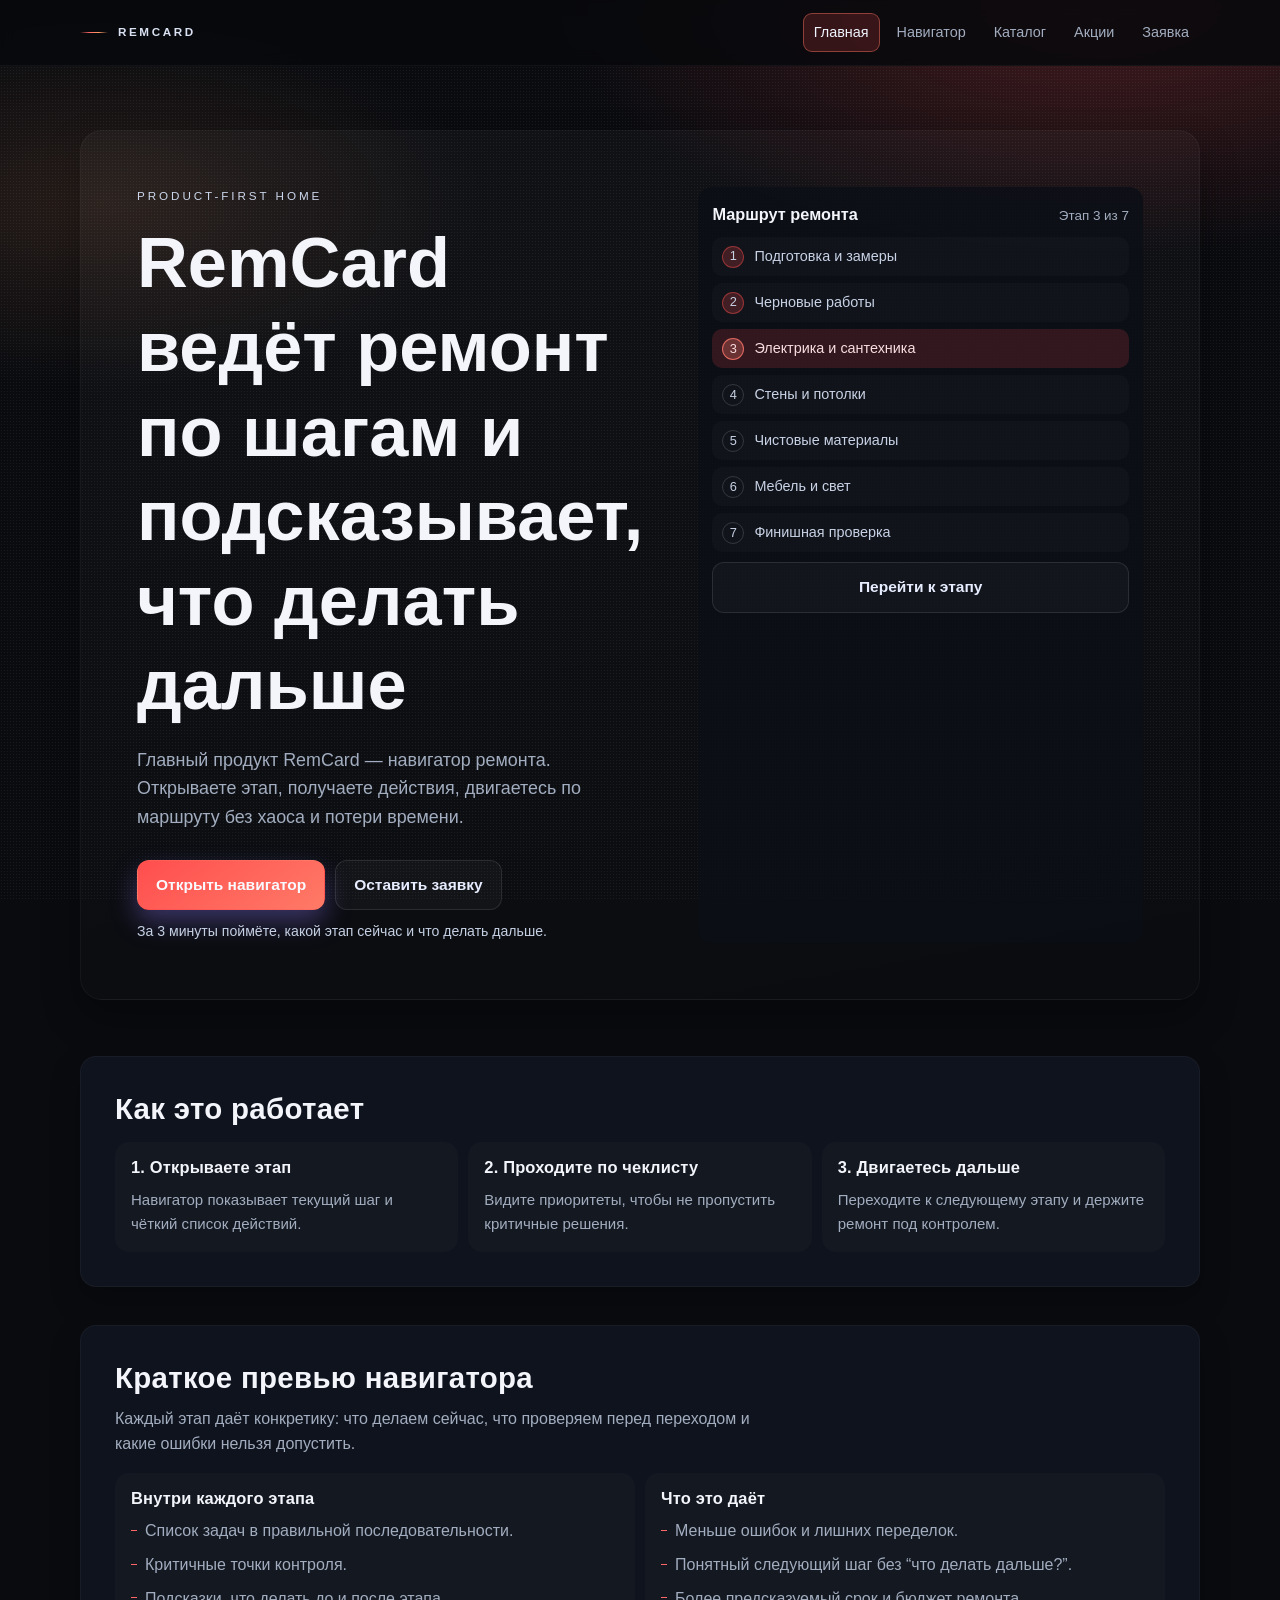
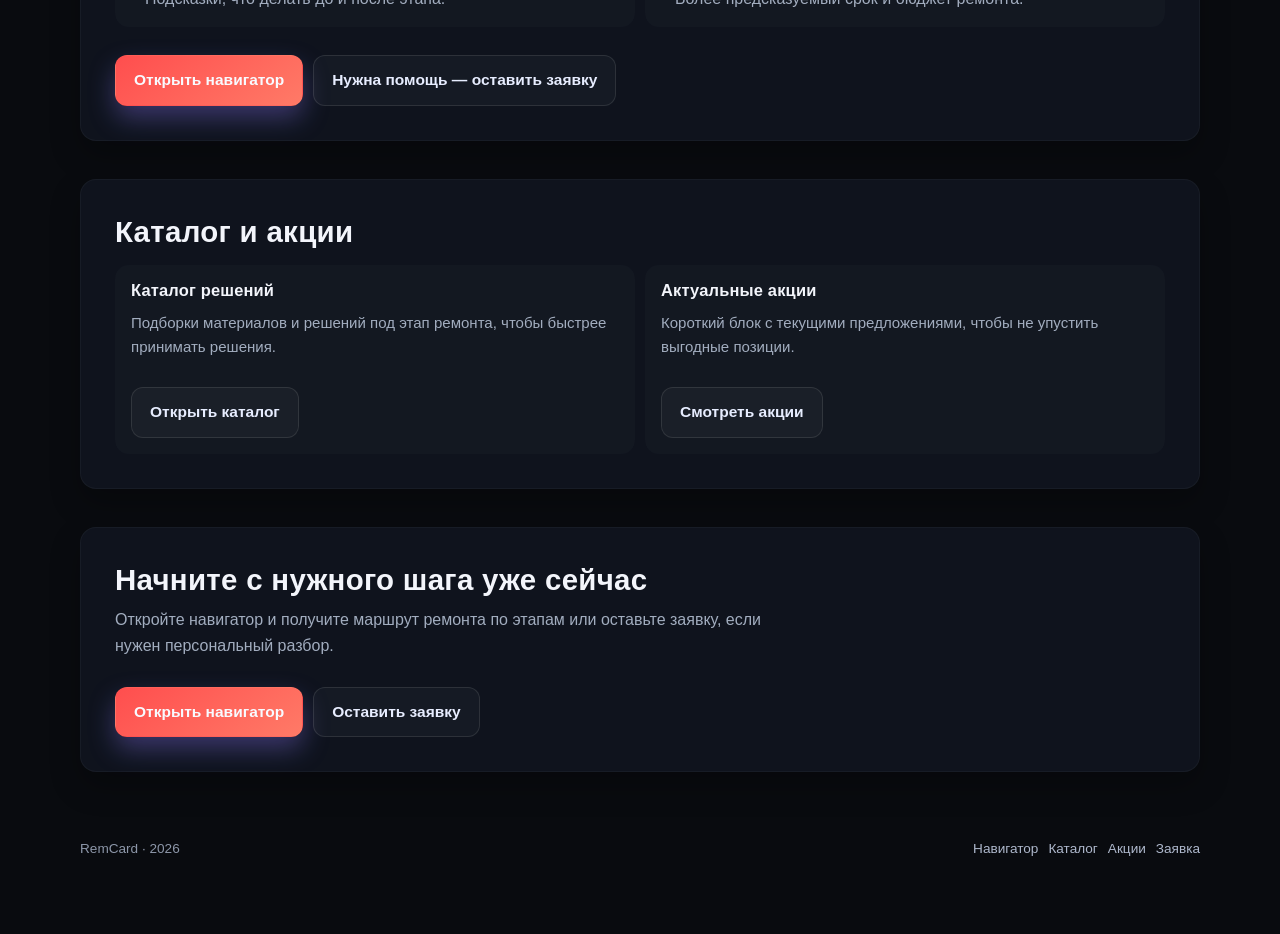
<file: index.html>
<!DOCTYPE html>
<html lang="ru">
<head>
  <meta charset="UTF-8" />
  <meta name="viewport" content="width=device-width, initial-scale=1.0" />
  <title>RemCard — навигатор ремонта по шагам</title>
  <meta
    name="description"
    content="RemCard — навигатор ремонта: пошаговый маршрут, понятные действия и контроль процесса. Откройте навигатор или оставьте заявку."
  />
  <meta
    name="keywords"
    content="remcard, навигатор ремонта, ремонт по шагам, план ремонта квартиры, каталог для ремонта, акции на ремонт"
  />
  <meta name="robots" content="index,follow,max-snippet:-1,max-image-preview:large,max-video-preview:-1" />
  <link rel="canonical" href="https://karenavedikyan.github.io/sergey1/" />

  <meta property="og:type" content="website" />
  <meta property="og:locale" content="ru_RU" />
  <meta property="og:title" content="RemCard — навигатор ремонта по шагам" />
  <meta
    property="og:description"
    content="Главный продукт RemCard — навигатор ремонта. Поймите, что делать дальше на каждом этапе: от черновых работ до финиша."
  />
  <meta property="og:url" content="https://karenavedikyan.github.io/sergey1/" />
  <meta property="og:image" content="https://karenavedikyan.github.io/sergey1/assets/og-cover.svg" />

  <meta name="twitter:card" content="summary_large_image" />
  <meta name="twitter:title" content="RemCard — навигатор ремонта по шагам" />
  <meta
    name="twitter:description"
    content="Откройте навигатор ремонта и двигайтесь по шагам без хаоса."
  />
  <meta name="twitter:image" content="https://karenavedikyan.github.io/sergey1/assets/og-cover.svg" />

  <link rel="stylesheet" href="assets/styles.css" />
  <script type="application/ld+json">
    {
      "@context": "https://schema.org",
      "@type": "Organization",
      "name": "RemCard",
      "url": "https://karenavedikyan.github.io/sergey1/",
      "telephone": "+7 918 636 00 11",
      "sameAs": [
        "https://wa.me/79186360011",
        "https://t.me/+79186360011"
      ]
    }
  </script>
</head>
<body class="home-remcard">
  <a class="skip-link" href="#content">Перейти к контенту</a>
  <div class="site">
    <header class="site-header">
      <div class="container">
        <a class="brand" href="index.html">RemCard</a>
        <nav class="nav" aria-label="Основная навигация">
          <a class="nav-link active" href="index.html">Главная</a>
          <a class="nav-link" href="advantages.html">Навигатор</a>
          <a class="nav-link" href="cases.html">Каталог</a>
          <a class="nav-link" href="reviews.html">Акции</a>
          <a class="nav-link" href="apply.html">Заявка</a>
        </nav>
      </div>
    </header>

    <main id="content">
      <section class="hero remcard-hero">
        <div class="container">
          <div class="hero-shell remcard-hero-grid" data-reveal>
            <div>
              <p class="kicker">Product-first Home</p>
              <h1>RemCard ведёт ремонт по шагам и подсказывает, что делать дальше</h1>
              <p class="lead">
                Главный продукт RemCard — навигатор ремонта. Открываете этап, получаете действия, двигаетесь по маршруту
                без хаоса и потери времени.
              </p>
              <div class="hero-actions">
                <a class="btn btn-primary" href="#navigator-preview">Открыть навигатор</a>
                <a class="btn btn-ghost" href="apply.html">Оставить заявку</a>
              </div>
              <p class="hero-note">За 3 минуты поймёте, какой этап сейчас и что делать дальше.</p>
            </div>

            <aside class="navigator-preview" aria-label="Превью маршрута ремонта">
              <div class="nav-preview-head">
                <strong>Маршрут ремонта</strong>
                <span>Этап 3 из 7</span>
              </div>
              <ol class="route-list">
                <li class="done"><span>1</span><span>Подготовка и замеры</span></li>
                <li class="done"><span>2</span><span>Черновые работы</span></li>
                <li class="current"><span>3</span><span>Электрика и сантехника</span></li>
                <li><span>4</span><span>Стены и потолки</span></li>
                <li><span>5</span><span>Чистовые материалы</span></li>
                <li><span>6</span><span>Мебель и свет</span></li>
                <li><span>7</span><span>Финишная проверка</span></li>
              </ol>
              <a class="btn btn-ghost route-btn" href="advantages.html">Перейти к этапу</a>
            </aside>
          </div>
        </div>
      </section>

      <section class="section remcard-section">
        <div class="container">
          <div class="section-shell" data-reveal>
            <div class="section-head">
              <h2 class="section-title">Как это работает</h2>
            </div>
            <div class="grid-3 remcard-mini-grid">
              <article class="card remcard-mini-card">
                <h3>1. Открываете этап</h3>
                <p>Навигатор показывает текущий шаг и чёткий список действий.</p>
              </article>
              <article class="card remcard-mini-card">
                <h3>2. Проходите по чеклисту</h3>
                <p>Видите приоритеты, чтобы не пропустить критичные решения.</p>
              </article>
              <article class="card remcard-mini-card">
                <h3>3. Двигаетесь дальше</h3>
                <p>Переходите к следующему этапу и держите ремонт под контролем.</p>
              </article>
            </div>
          </div>
        </div>
      </section>

      <section class="section remcard-section" id="navigator-preview">
        <div class="container">
          <div class="section-shell" data-reveal>
            <div class="section-head">
              <h2 class="section-title">Краткое превью навигатора</h2>
              <p class="section-copy">
                Каждый этап даёт конкретику: что делаем сейчас, что проверяем перед переходом и какие ошибки нельзя
                допустить.
              </p>
            </div>
            <div class="grid-2 remcard-preview-grid">
              <article class="card remcard-mini-card">
                <h3>Внутри каждого этапа</h3>
                <ul class="list">
                  <li>Список задач в правильной последовательности.</li>
                  <li>Критичные точки контроля.</li>
                  <li>Подсказки, что делать до и после этапа.</li>
                </ul>
              </article>
              <article class="card remcard-mini-card">
                <h3>Что это даёт</h3>
                <ul class="list">
                  <li>Меньше ошибок и лишних переделок.</li>
                  <li>Понятный следующий шаг без “что делать дальше?”.</li>
                  <li>Более предсказуемый срок и бюджет ремонта.</li>
                </ul>
              </article>
            </div>
            <div class="hero-actions">
              <a class="btn btn-primary" href="advantages.html">Открыть навигатор</a>
              <a class="btn btn-ghost" href="apply.html">Нужна помощь — оставить заявку</a>
            </div>
          </div>
        </div>
      </section>

      <section class="section remcard-section">
        <div class="container">
          <div class="section-shell" data-reveal>
            <div class="section-head">
              <h2 class="section-title">Каталог и акции</h2>
            </div>
            <div class="grid-2 remcard-preview-grid">
              <article class="card remcard-mini-card">
                <h3>Каталог решений</h3>
                <p>Подборки материалов и решений под этап ремонта, чтобы быстрее принимать решения.</p>
                <div class="hero-actions">
                  <a class="btn btn-ghost" href="cases.html">Открыть каталог</a>
                </div>
              </article>
              <article class="card remcard-mini-card">
                <h3>Актуальные акции</h3>
                <p>Короткий блок с текущими предложениями, чтобы не упустить выгодные позиции.</p>
                <div class="hero-actions">
                  <a class="btn btn-ghost" href="reviews.html">Смотреть акции</a>
                </div>
              </article>
            </div>
          </div>
        </div>
      </section>

      <section class="section remcard-section remcard-final">
        <div class="container">
          <div class="section-shell" data-reveal>
            <div class="section-head">
              <h2 class="section-title">Начните с нужного шага уже сейчас</h2>
              <p class="section-copy">
                Откройте навигатор и получите маршрут ремонта по этапам или оставьте заявку, если нужен персональный разбор.
              </p>
            </div>
            <div class="hero-actions">
              <a class="btn btn-primary" href="advantages.html">Открыть навигатор</a>
              <a class="btn btn-ghost" href="apply.html">Оставить заявку</a>
            </div>
          </div>
        </div>
      </section>
    </main>

    <footer class="footer">
      <div class="container footer-grid">
        <span>RemCard · <span class="js-year">2026</span></span>
        <nav class="footer-links" aria-label="Дополнительная навигация">
          <a href="advantages.html">Навигатор</a>
          <a href="cases.html">Каталог</a>
          <a href="reviews.html">Акции</a>
          <a href="apply.html">Заявка</a>
        </nav>
      </div>
    </footer>

    <div class="mobile-cta">
      <a class="btn btn-primary" href="advantages.html">Открыть навигатор</a>
    </div>
  </div>

  <script src="assets/site.js"></script>
</body>
</html>
</file>
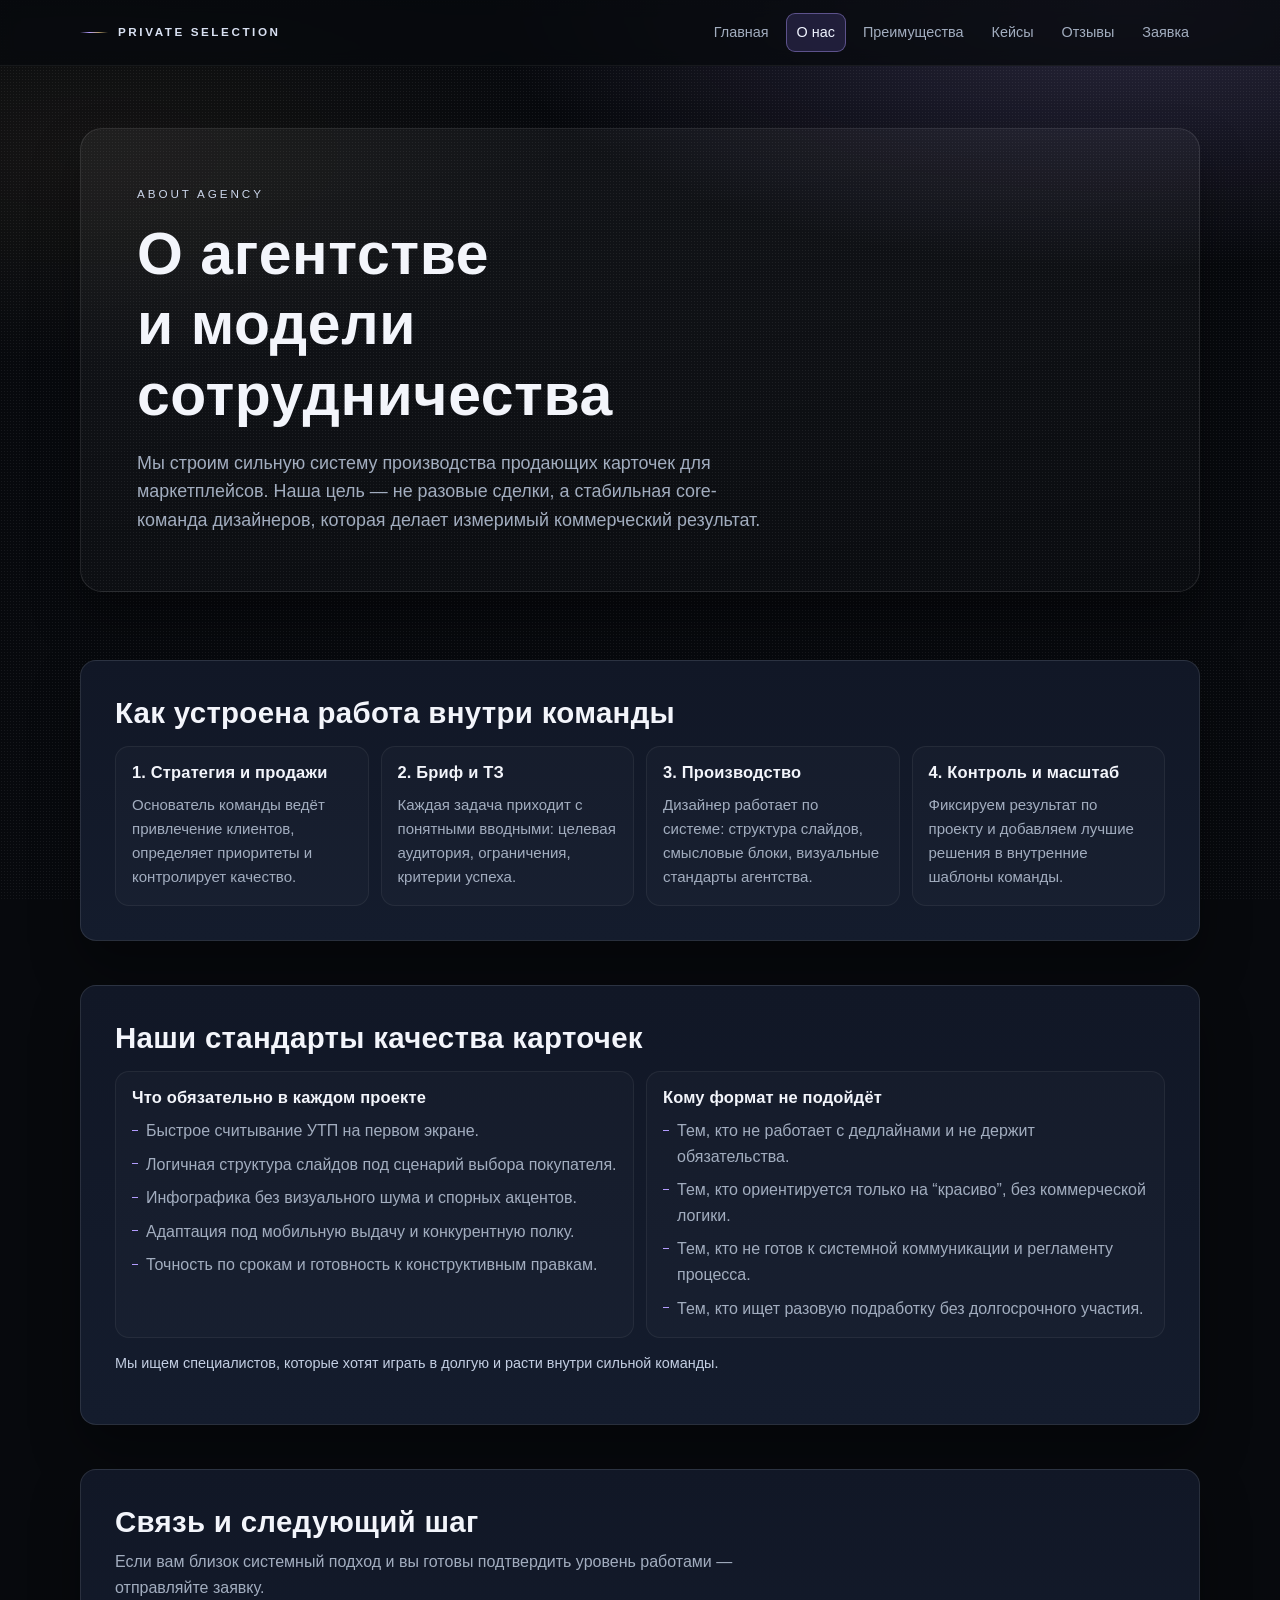
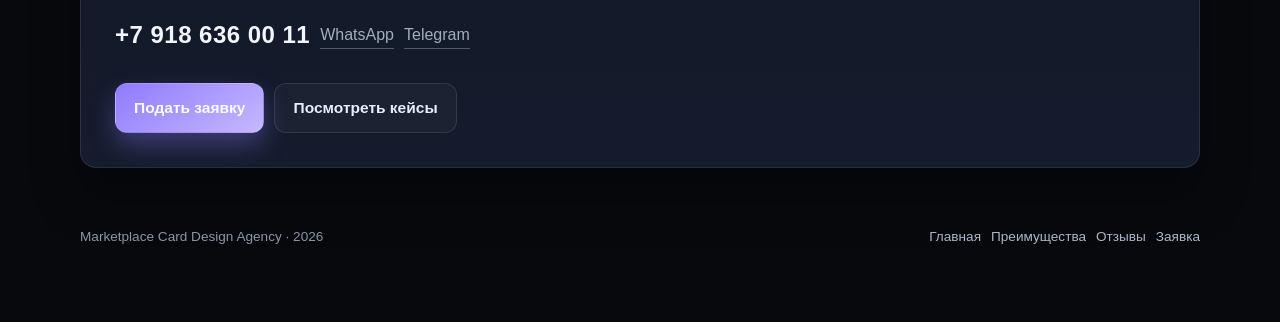
<file: about.html>
<!DOCTYPE html>
<html lang="ru">
<head>
  <meta charset="UTF-8" />
  <meta name="viewport" content="width=device-width, initial-scale=1.0" />
  <title>О агентстве карточек маркетплейсов — процессы и стандарты</title>
  <meta
    name="description"
    content="Как устроена работа агентства: стратегия, ТЗ, контроль качества и стабильный поток задач для дизайнеров карточек WB/Ozon."
  />
  <meta
    name="keywords"
    content="агентство карточек маркетплейсов, работа дизайнером в агентстве, процессы дизайна карточек, стандарты карточек wb ozon"
  />
  <meta name="robots" content="index,follow,max-snippet:-1,max-image-preview:large,max-video-preview:-1" />
  <link rel="canonical" href="https://karenavedikyan.github.io/sergey1/about.html" />

  <meta property="og:type" content="website" />
  <meta property="og:locale" content="ru_RU" />
  <meta property="og:title" content="О агентстве карточек маркетплейсов — процессы и стандарты" />
  <meta
    property="og:description"
    content="Модель сотрудничества, роли в команде и требования к качеству в закрытом отборе дизайнеров карточек."
  />
  <meta property="og:url" content="https://karenavedikyan.github.io/sergey1/about.html" />
  <meta property="og:image" content="https://karenavedikyan.github.io/sergey1/assets/og-cover.svg" />

  <meta name="twitter:card" content="summary_large_image" />
  <meta name="twitter:title" content="О агентстве карточек маркетплейсов — процессы и стандарты" />
  <meta
    name="twitter:description"
    content="Системная модель работы агентства и стандарты для сильных дизайнеров карточек WB/Ozon."
  />
  <meta name="twitter:image" content="https://karenavedikyan.github.io/sergey1/assets/og-cover.svg" />

  <link rel="stylesheet" href="assets/styles.css" />
  <script type="application/ld+json">
    {
      "@context": "https://schema.org",
      "@type": "Organization",
      "name": "Marketplace Card Design Agency",
      "url": "https://karenavedikyan.github.io/sergey1/",
      "telephone": "+7 918 636 00 11"
    }
  </script>
</head>
<body>
  <a class="skip-link" href="#content">Перейти к контенту</a>
  <div class="site">
    <header class="site-header">
      <div class="container">
        <a class="brand" href="index.html">Private Selection</a>
        <nav class="nav" aria-label="Основная навигация">
          <a class="nav-link" href="index.html">Главная</a>
          <a class="nav-link active" href="about.html">О нас</a>
          <a class="nav-link" href="advantages.html">Преимущества</a>
          <a class="nav-link" href="cases.html">Кейсы</a>
          <a class="nav-link" href="reviews.html">Отзывы</a>
          <a class="nav-link" href="apply.html">Заявка</a>
        </nav>
      </div>
    </header>

    <main id="content">
      <section class="hero hero-compact">
        <div class="container">
          <div class="hero-shell" data-reveal>
            <p class="kicker">About Agency</p>
            <h1>О агентстве и модели сотрудничества</h1>
            <p class="lead">
              Мы строим сильную систему производства продающих карточек для маркетплейсов. Наша цель — не разовые
              сделки, а стабильная core-команда дизайнеров, которая делает измеримый коммерческий результат.
            </p>
          </div>
        </div>
      </section>

      <section class="section">
        <div class="container">
          <div class="section-shell" data-reveal>
            <div class="section-head">
              <h2 class="section-title">Как устроена работа внутри команды</h2>
            </div>
            <div class="grid-4">
              <article class="card">
                <h3>1. Стратегия и продажи</h3>
                <p>Основатель команды ведёт привлечение клиентов, определяет приоритеты и контролирует качество.</p>
              </article>
              <article class="card">
                <h3>2. Бриф и ТЗ</h3>
                <p>Каждая задача приходит с понятными вводными: целевая аудитория, ограничения, критерии успеха.</p>
              </article>
              <article class="card">
                <h3>3. Производство</h3>
                <p>Дизайнер работает по системе: структура слайдов, смысловые блоки, визуальные стандарты агентства.</p>
              </article>
              <article class="card">
                <h3>4. Контроль и масштаб</h3>
                <p>Фиксируем результат по проекту и добавляем лучшие решения в внутренние шаблоны команды.</p>
              </article>
            </div>
          </div>
        </div>
      </section>

      <section class="section">
        <div class="container">
          <div class="section-shell" data-reveal>
            <div class="section-head">
              <h2 class="section-title">Наши стандарты качества карточек</h2>
            </div>
            <div class="grid-2">
              <article class="card">
                <h3>Что обязательно в каждом проекте</h3>
                <ul class="list">
                  <li>Быстрое считывание УТП на первом экране.</li>
                  <li>Логичная структура слайдов под сценарий выбора покупателя.</li>
                  <li>Инфографика без визуального шума и спорных акцентов.</li>
                  <li>Адаптация под мобильную выдачу и конкурентную полку.</li>
                  <li>Точность по срокам и готовность к конструктивным правкам.</li>
                </ul>
              </article>
              <article class="card">
                <h3>Кому формат не подойдёт</h3>
                <ul class="list">
                  <li>Тем, кто не работает с дедлайнами и не держит обязательства.</li>
                  <li>Тем, кто ориентируется только на “красиво”, без коммерческой логики.</li>
                  <li>Тем, кто не готов к системной коммуникации и регламенту процесса.</li>
                  <li>Тем, кто ищет разовую подработку без долгосрочного участия.</li>
                </ul>
              </article>
            </div>
            <p class="note">Мы ищем специалистов, которые хотят играть в долгую и расти внутри сильной команды.</p>
          </div>
        </div>
      </section>

      <section class="section">
        <div class="container">
          <div class="section-shell" data-reveal>
            <div class="section-head">
              <h2 class="section-title">Связь и следующий шаг</h2>
              <p class="section-copy">
                Если вам близок системный подход и вы готовы подтвердить уровень работами — отправляйте заявку.
              </p>
            </div>
            <div class="contact-row">
              <span class="phone"><a href="tel:+79186360011">+7 918 636 00 11</a></span>
              <a class="link-inline" href="https://wa.me/79186360011" target="_blank" rel="noopener noreferrer">WhatsApp</a>
              <a class="link-inline" href="https://t.me/+79186360011" target="_blank" rel="noopener noreferrer">Telegram</a>
            </div>
            <div class="hero-actions">
              <a class="btn btn-primary" href="apply.html">Подать заявку</a>
              <a class="btn btn-ghost" href="cases.html">Посмотреть кейсы</a>
            </div>
          </div>
        </div>
      </section>
    </main>

    <footer class="footer">
      <div class="container footer-grid">
        <span>Marketplace Card Design Agency · <span class="js-year">2026</span></span>
        <nav class="footer-links" aria-label="Дополнительная навигация">
          <a href="index.html">Главная</a>
          <a href="advantages.html">Преимущества</a>
          <a href="reviews.html">Отзывы</a>
          <a href="apply.html">Заявка</a>
        </nav>
      </div>
    </footer>

    <div class="mobile-cta">
      <a class="btn btn-primary" href="apply.html">Подать заявку в команду</a>
    </div>
  </div>

  <script src="assets/site.js"></script>
</body>
</html>
</file>
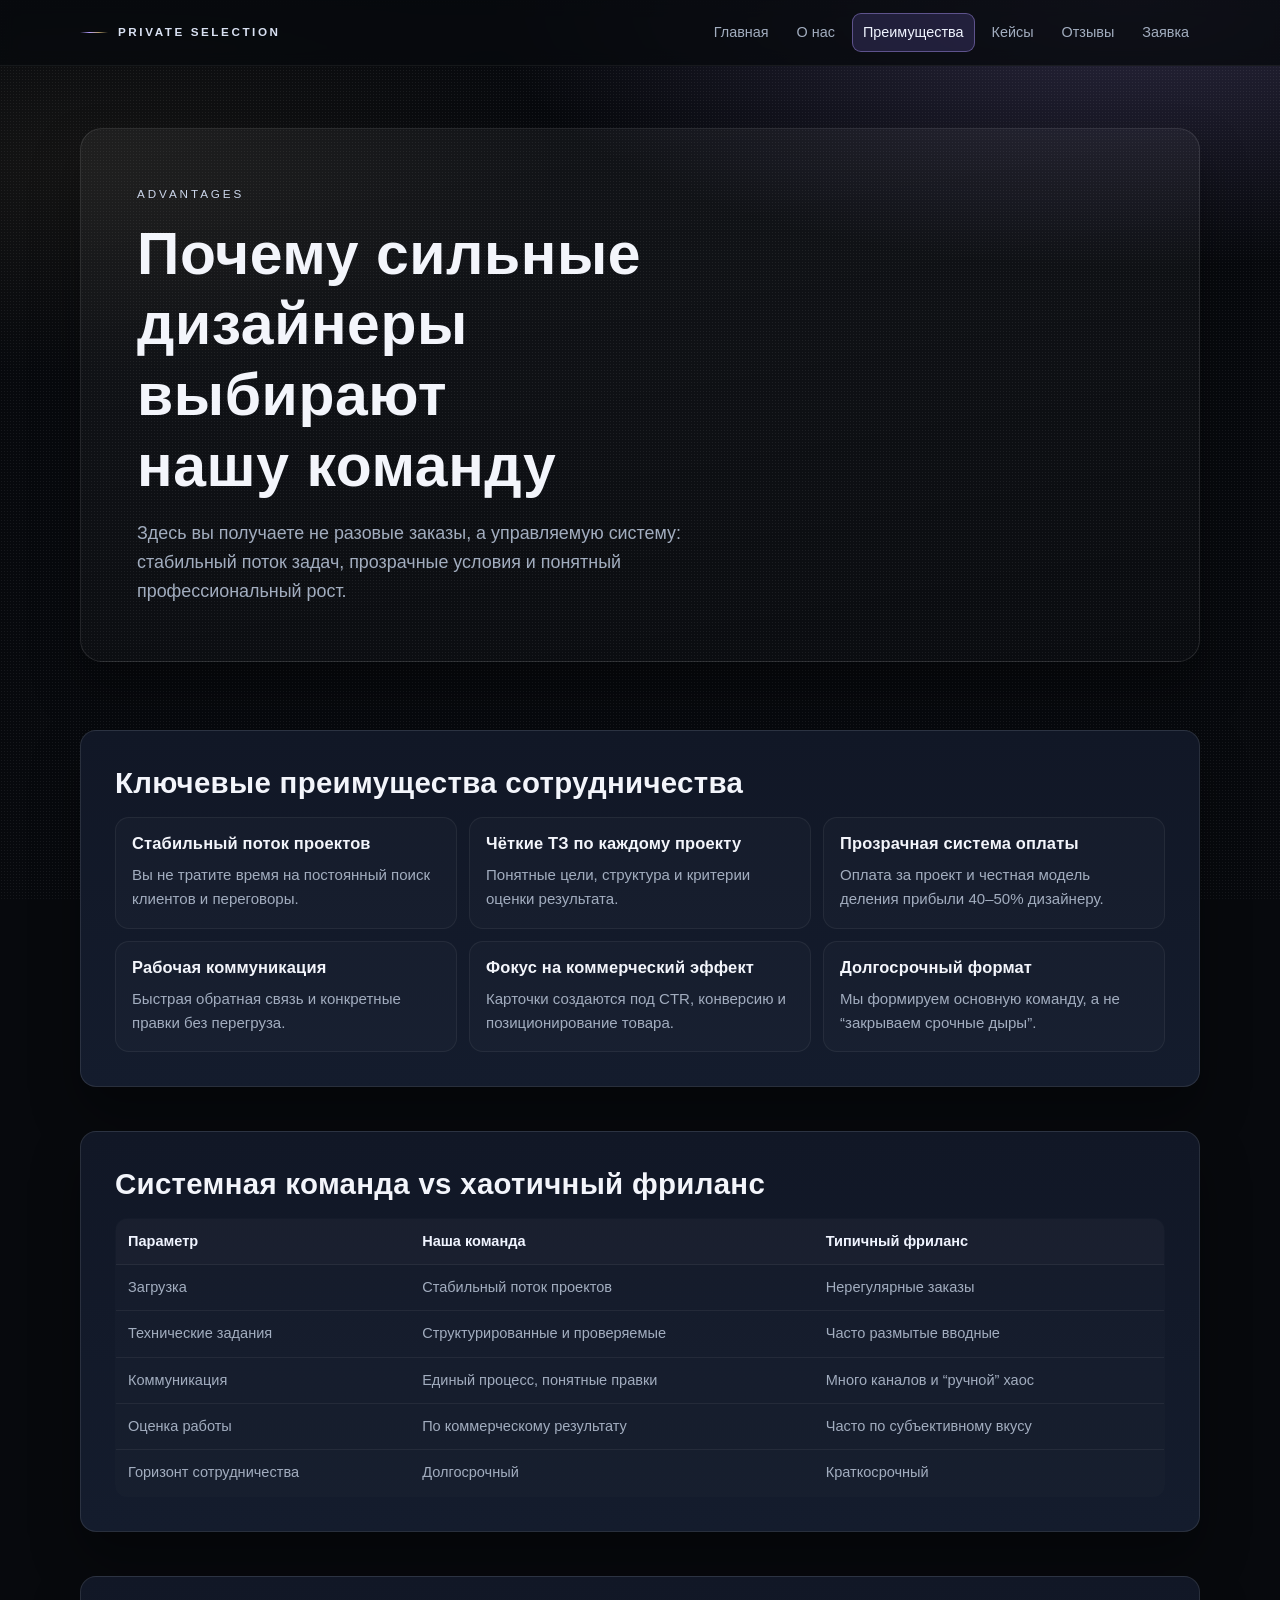
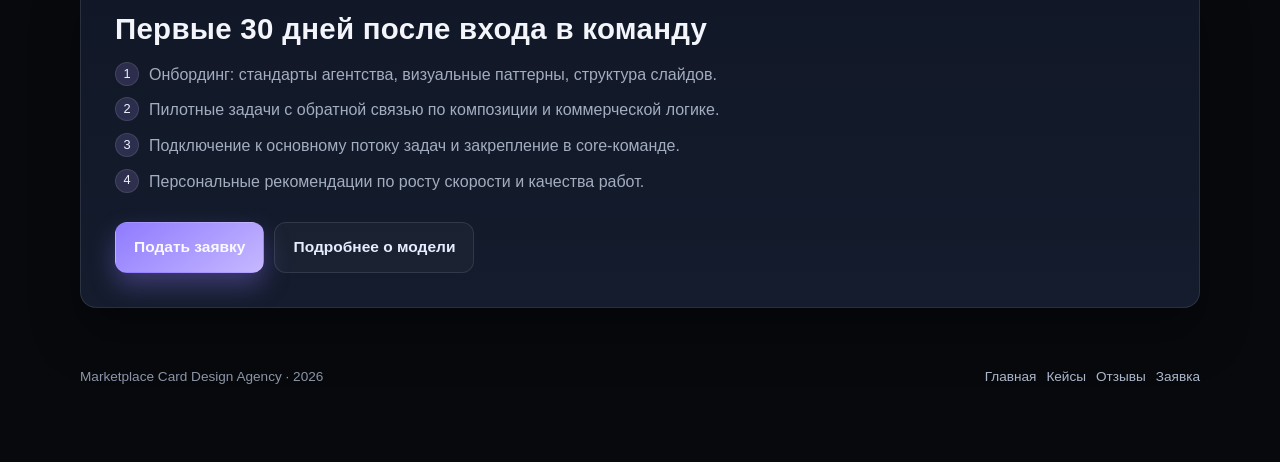
<file: advantages.html>
<!DOCTYPE html>
<html lang="ru">
<head>
  <meta charset="UTF-8" />
  <meta name="viewport" content="width=device-width, initial-scale=1.0" />
  <title>Преимущества работы дизайнером карточек в нашей команде</title>
  <meta
    name="description"
    content="Удалённая работа, прозрачная система, проектная оплата и долгосрочное сотрудничество для дизайнеров карточек WB/Ozon."
  />
  <meta
    name="keywords"
    content="условия работы дизайнер карточек, удаленная работа wb ozon, оплата дизайнеру карточек, преимущества работы в агентстве"
  />
  <meta name="robots" content="index,follow,max-snippet:-1,max-image-preview:large,max-video-preview:-1" />
  <link rel="canonical" href="https://karenavedikyan.github.io/sergey1/advantages.html" />

  <meta property="og:type" content="website" />
  <meta property="og:locale" content="ru_RU" />
  <meta property="og:title" content="Преимущества работы дизайнером карточек в нашей команде" />
  <meta
    property="og:description"
    content="Почему сильные дизайнеры выбирают системный формат агентства вместо хаотичного фриланса."
  />
  <meta property="og:url" content="https://karenavedikyan.github.io/sergey1/advantages.html" />
  <meta property="og:image" content="https://karenavedikyan.github.io/sergey1/assets/og-cover.svg" />

  <meta name="twitter:card" content="summary_large_image" />
  <meta name="twitter:title" content="Преимущества работы дизайнером карточек в нашей команде" />
  <meta
    name="twitter:description"
    content="Системный процесс, стабильная загрузка и прозрачная оплата для дизайнеров карточек маркетплейсов."
  />
  <meta name="twitter:image" content="https://karenavedikyan.github.io/sergey1/assets/og-cover.svg" />

  <link rel="stylesheet" href="assets/styles.css" />
  <script type="application/ld+json">
    {
      "@context": "https://schema.org",
      "@type": "Organization",
      "name": "Marketplace Card Design Agency",
      "url": "https://karenavedikyan.github.io/sergey1/",
      "telephone": "+7 918 636 00 11"
    }
  </script>
</head>
<body>
  <a class="skip-link" href="#content">Перейти к контенту</a>
  <div class="site">
    <header class="site-header">
      <div class="container">
        <a class="brand" href="index.html">Private Selection</a>
        <nav class="nav" aria-label="Основная навигация">
          <a class="nav-link" href="index.html">Главная</a>
          <a class="nav-link" href="about.html">О нас</a>
          <a class="nav-link active" href="advantages.html">Преимущества</a>
          <a class="nav-link" href="cases.html">Кейсы</a>
          <a class="nav-link" href="reviews.html">Отзывы</a>
          <a class="nav-link" href="apply.html">Заявка</a>
        </nav>
      </div>
    </header>

    <main id="content">
      <section class="hero hero-compact">
        <div class="container">
          <div class="hero-shell" data-reveal>
            <p class="kicker">Advantages</p>
            <h1>Почему сильные дизайнеры выбирают нашу команду</h1>
            <p class="lead">
              Здесь вы получаете не разовые заказы, а управляемую систему: стабильный поток задач, прозрачные условия и
              понятный профессиональный рост.
            </p>
          </div>
        </div>
      </section>

      <section class="section">
        <div class="container">
          <div class="section-shell" data-reveal>
            <div class="section-head">
              <h2 class="section-title">Ключевые преимущества сотрудничества</h2>
            </div>
            <div class="grid-3">
              <article class="card">
                <h3>Стабильный поток проектов</h3>
                <p>Вы не тратите время на постоянный поиск клиентов и переговоры.</p>
              </article>
              <article class="card">
                <h3>Чёткие ТЗ по каждому проекту</h3>
                <p>Понятные цели, структура и критерии оценки результата.</p>
              </article>
              <article class="card">
                <h3>Прозрачная система оплаты</h3>
                <p>Оплата за проект и честная модель деления прибыли 40–50% дизайнеру.</p>
              </article>
              <article class="card">
                <h3>Рабочая коммуникация</h3>
                <p>Быстрая обратная связь и конкретные правки без перегруза.</p>
              </article>
              <article class="card">
                <h3>Фокус на коммерческий эффект</h3>
                <p>Карточки создаются под CTR, конверсию и позиционирование товара.</p>
              </article>
              <article class="card">
                <h3>Долгосрочный формат</h3>
                <p>Мы формируем основную команду, а не “закрываем срочные дыры”.</p>
              </article>
            </div>
          </div>
        </div>
      </section>

      <section class="section">
        <div class="container">
          <div class="section-shell" data-reveal>
            <div class="section-head">
              <h2 class="section-title">Системная команда vs хаотичный фриланс</h2>
            </div>
            <div class="table-wrap">
              <table class="compare" aria-label="Сравнение форматов работы">
                <thead>
                  <tr>
                    <th>Параметр</th>
                    <th>Наша команда</th>
                    <th>Типичный фриланс</th>
                  </tr>
                </thead>
                <tbody>
                  <tr>
                    <td>Загрузка</td>
                    <td>Стабильный поток проектов</td>
                    <td>Нерегулярные заказы</td>
                  </tr>
                  <tr>
                    <td>Технические задания</td>
                    <td>Структурированные и проверяемые</td>
                    <td>Часто размытые вводные</td>
                  </tr>
                  <tr>
                    <td>Коммуникация</td>
                    <td>Единый процесс, понятные правки</td>
                    <td>Много каналов и “ручной” хаос</td>
                  </tr>
                  <tr>
                    <td>Оценка работы</td>
                    <td>По коммерческому результату</td>
                    <td>Часто по субъективному вкусу</td>
                  </tr>
                  <tr>
                    <td>Горизонт сотрудничества</td>
                    <td>Долгосрочный</td>
                    <td>Краткосрочный</td>
                  </tr>
                </tbody>
              </table>
            </div>
          </div>
        </div>
      </section>

      <section class="section">
        <div class="container">
          <div class="section-shell" data-reveal>
            <div class="section-head">
              <h2 class="section-title">Первые 30 дней после входа в команду</h2>
            </div>
            <ol class="timeline">
              <li><span class="step">1</span><span>Онбординг: стандарты агентства, визуальные паттерны, структура слайдов.</span></li>
              <li><span class="step">2</span><span>Пилотные задачи с обратной связью по композиции и коммерческой логике.</span></li>
              <li><span class="step">3</span><span>Подключение к основному потоку задач и закрепление в core-команде.</span></li>
              <li><span class="step">4</span><span>Персональные рекомендации по росту скорости и качества работ.</span></li>
            </ol>
            <div class="hero-actions">
              <a class="btn btn-primary" href="apply.html">Подать заявку</a>
              <a class="btn btn-ghost" href="about.html">Подробнее о модели</a>
            </div>
          </div>
        </div>
      </section>
    </main>

    <footer class="footer">
      <div class="container footer-grid">
        <span>Marketplace Card Design Agency · <span class="js-year">2026</span></span>
        <nav class="footer-links" aria-label="Дополнительная навигация">
          <a href="index.html">Главная</a>
          <a href="cases.html">Кейсы</a>
          <a href="reviews.html">Отзывы</a>
          <a href="apply.html">Заявка</a>
        </nav>
      </div>
    </footer>

    <div class="mobile-cta">
      <a class="btn btn-primary" href="apply.html">Подать заявку в команду</a>
    </div>
  </div>

  <script src="assets/site.js"></script>
</body>
</html>
</file>
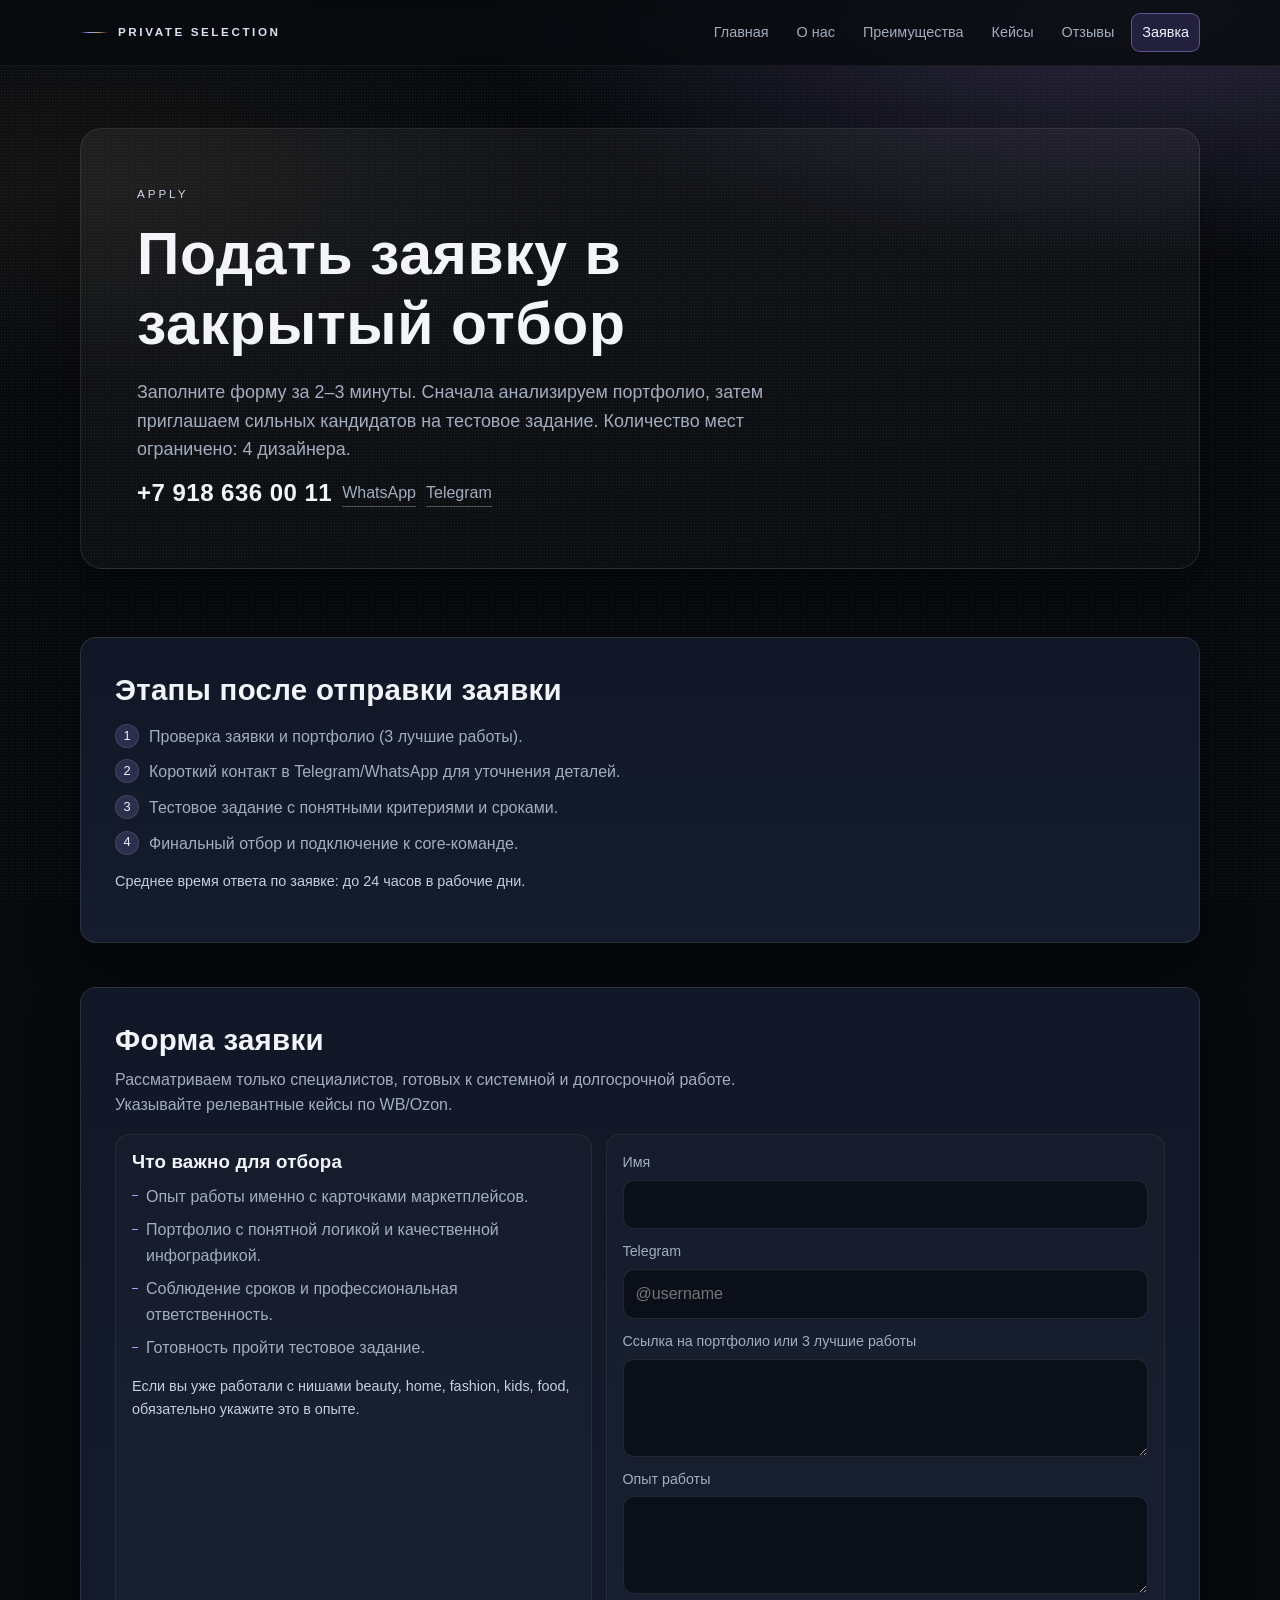
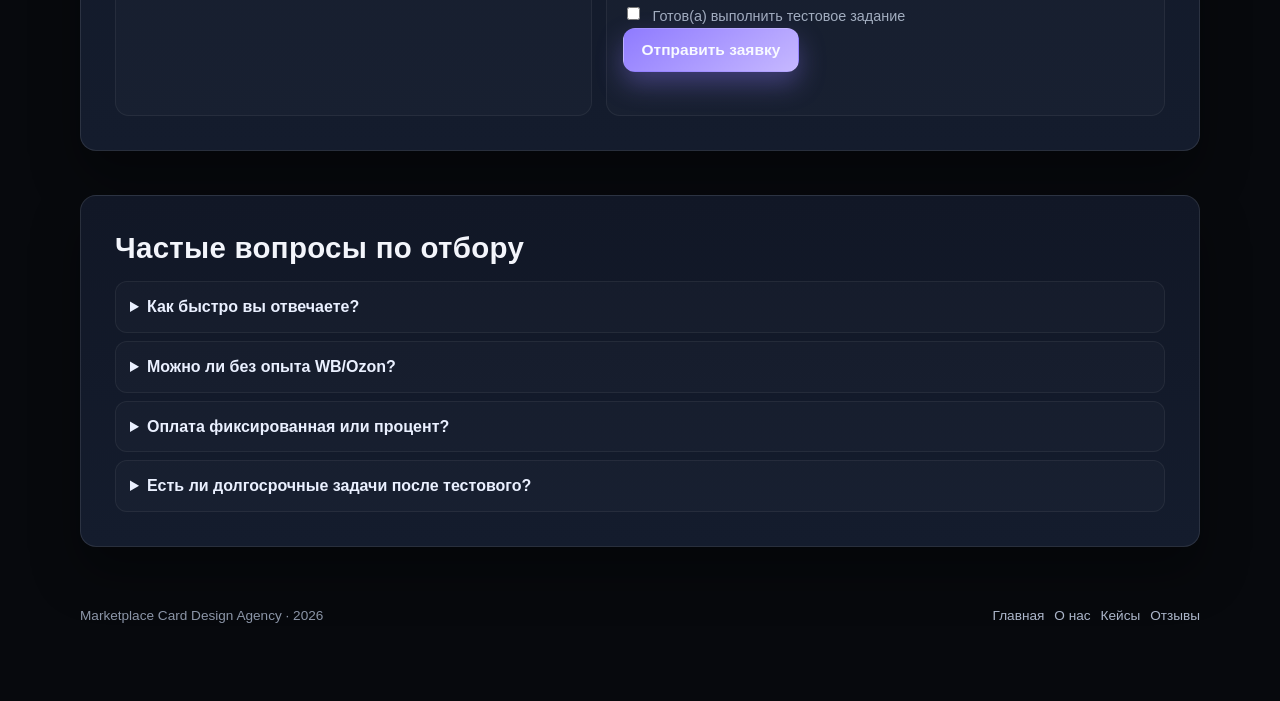
<file: apply.html>
<!DOCTYPE html>
<html lang="ru">
<head>
  <meta charset="UTF-8" />
  <meta name="viewport" content="width=device-width, initial-scale=1.0" />
  <title>Подать заявку — дизайнер карточек WB/Ozon (удалённо)</title>
  <meta
    name="description"
    content="Анкета на закрытый отбор в core-команду дизайнеров карточек маркетплейсов. Ответ по заявке в течение 24 часов."
  />
  <meta
    name="keywords"
    content="анкета дизайнер карточек, подать заявку дизайнер wb ozon, тестовое задание дизайнер карточек, вакансия дизайнер карточек удаленно"
  />
  <meta name="robots" content="index,follow,max-snippet:-1,max-image-preview:large,max-video-preview:-1" />
  <link rel="canonical" href="https://karenavedikyan.github.io/sergey1/apply.html" />

  <meta property="og:type" content="website" />
  <meta property="og:locale" content="ru_RU" />
  <meta property="og:title" content="Подать заявку — дизайнер карточек WB/Ozon (удалённо)" />
  <meta
    property="og:description"
    content="Закрытый отбор в сильную команду: реальный поток проектов, чёткий процесс и долгосрочное сотрудничество."
  />
  <meta property="og:url" content="https://karenavedikyan.github.io/sergey1/apply.html" />
  <meta property="og:image" content="https://karenavedikyan.github.io/sergey1/assets/og-cover.svg" />

  <meta name="twitter:card" content="summary_large_image" />
  <meta name="twitter:title" content="Подать заявку — дизайнер карточек WB/Ozon (удалённо)" />
  <meta
    name="twitter:description"
    content="Форма заявки в закрытый отбор core-команды дизайнеров карточек маркетплейсов."
  />
  <meta name="twitter:image" content="https://karenavedikyan.github.io/sergey1/assets/og-cover.svg" />

  <link rel="stylesheet" href="assets/styles.css" />
  <script type="application/ld+json">
    {
      "@context": "https://schema.org",
      "@type": "Organization",
      "name": "Marketplace Card Design Agency",
      "url": "https://karenavedikyan.github.io/sergey1/",
      "telephone": "+7 918 636 00 11"
    }
  </script>
  <script type="application/ld+json">
    {
      "@context": "https://schema.org",
      "@type": "JobPosting",
      "title": "Дизайнер карточек маркетплейсов (Wildberries / Ozon)",
      "description": "Закрытый отбор 4 дизайнеров карточек маркетплейсов в core-команду агентства. Формат: удалённая проектная работа, чёткие ТЗ, долгосрочное сотрудничество, прозрачная система и оплата 40–50% дизайнеру.",
      "datePosted": "2026-02-27",
      "employmentType": "CONTRACTOR",
      "jobLocationType": "TELECOMMUTE",
      "hiringOrganization": {
        "@type": "Organization",
        "name": "Marketplace Card Design Agency",
        "sameAs": "https://karenavedikyan.github.io/sergey1/"
      },
      "applicantLocationRequirements": {
        "@type": "Country",
        "name": "RU"
      },
      "directApply": true
    }
  </script>
  <script type="application/ld+json">
    {
      "@context": "https://schema.org",
      "@type": "FAQPage",
      "mainEntity": [
        {
          "@type": "Question",
          "name": "Как быстро приходит ответ по заявке?",
          "acceptedAnswer": {
            "@type": "Answer",
            "text": "В рабочие дни команда отвечает в течение 24 часов после отправки формы."
          }
        },
        {
          "@type": "Question",
          "name": "Что проверяете в тестовом задании?",
          "acceptedAnswer": {
            "@type": "Answer",
            "text": "Проверяем структуру карточки, коммерческую логику, чистоту визуала, внимательность к ТЗ и соблюдение срока."
          }
        },
        {
          "@type": "Question",
          "name": "Можно ли совмещать с другими проектами?",
          "acceptedAnswer": {
            "@type": "Answer",
            "text": "Да, если кандидат стабильно выдерживает сроки и качество по задачам команды."
          }
        },
        {
          "@type": "Question",
          "name": "Сколько мест в основной команде?",
          "acceptedAnswer": {
            "@type": "Answer",
            "text": "Открыто 4 места в core-команде дизайнеров карточек маркетплейсов."
          }
        }
      ]
    }
  </script>
</head>
<body>
  <a class="skip-link" href="#content">Перейти к контенту</a>
  <div class="site">
    <header class="site-header">
      <div class="container">
        <a class="brand" href="index.html">Private Selection</a>
        <nav class="nav" aria-label="Основная навигация">
          <a class="nav-link" href="index.html">Главная</a>
          <a class="nav-link" href="about.html">О нас</a>
          <a class="nav-link" href="advantages.html">Преимущества</a>
          <a class="nav-link" href="cases.html">Кейсы</a>
          <a class="nav-link" href="reviews.html">Отзывы</a>
          <a class="nav-link active" href="apply.html">Заявка</a>
        </nav>
      </div>
    </header>

    <main id="content">
      <section class="hero hero-compact">
        <div class="container">
          <div class="hero-shell" data-reveal>
            <p class="kicker">Apply</p>
            <h1>Подать заявку в закрытый отбор</h1>
            <p class="lead">
              Заполните форму за 2–3 минуты. Сначала анализируем портфолио, затем приглашаем сильных кандидатов на
              тестовое задание. Количество мест ограничено: 4 дизайнера.
            </p>
            <div class="contact-row">
              <span class="phone"><a href="tel:+79186360011">+7 918 636 00 11</a></span>
              <a class="link-inline" href="https://wa.me/79186360011" target="_blank" rel="noopener noreferrer">WhatsApp</a>
              <a class="link-inline" href="https://t.me/+79186360011" target="_blank" rel="noopener noreferrer">Telegram</a>
            </div>
          </div>
        </div>
      </section>

      <section class="section" id="form-section">
        <div class="container">
          <div class="section-shell" data-reveal>
            <div class="section-head">
              <h2 class="section-title">Этапы после отправки заявки</h2>
            </div>
            <ol class="timeline">
              <li><span class="step">1</span><span>Проверка заявки и портфолио (3 лучшие работы).</span></li>
              <li><span class="step">2</span><span>Короткий контакт в Telegram/WhatsApp для уточнения деталей.</span></li>
              <li><span class="step">3</span><span>Тестовое задание с понятными критериями и сроками.</span></li>
              <li><span class="step">4</span><span>Финальный отбор и подключение к core-команде.</span></li>
            </ol>
            <p class="note">Среднее время ответа по заявке: до 24 часов в рабочие дни.</p>
          </div>
        </div>
      </section>

      <section class="section">
        <div class="container">
          <div class="section-shell" data-reveal>
            <div class="section-head">
              <h2 class="section-title">Форма заявки</h2>
              <p class="section-copy">
                Рассматриваем только специалистов, готовых к системной и долгосрочной работе. Указывайте релевантные
                кейсы по WB/Ozon.
              </p>
            </div>
            <div class="form-grid">
              <article class="contact-panel">
                <h3>Что важно для отбора</h3>
                <ul class="list">
                  <li>Опыт работы именно с карточками маркетплейсов.</li>
                  <li>Портфолио с понятной логикой и качественной инфографикой.</li>
                  <li>Соблюдение сроков и профессиональная ответственность.</li>
                  <li>Готовность пройти тестовое задание.</li>
                </ul>
                <p class="note">
                  Если вы уже работали с нишами beauty, home, fashion, kids, food, обязательно укажите это в опыте.
                </p>
              </article>

              <article class="form-panel">
                <form class="apply-form" novalidate>
                  <div class="field">
                    <label for="apply-name">Имя</label>
                    <input id="apply-name" name="name" type="text" required />
                  </div>
                  <div class="field">
                    <label for="apply-telegram">Telegram</label>
                    <input id="apply-telegram" name="telegram" type="text" placeholder="@username" required />
                  </div>
                  <div class="field">
                    <label for="apply-portfolio">Ссылка на портфолио или 3 лучшие работы</label>
                    <textarea id="apply-portfolio" name="portfolio" required></textarea>
                  </div>
                  <div class="field">
                    <label for="apply-experience">Опыт работы</label>
                    <textarea id="apply-experience" name="experience" required></textarea>
                  </div>
                  <label class="check-row" for="apply-ready">
                    <input id="apply-ready" name="test_ready" type="checkbox" required />
                    <span>Готов(а) выполнить тестовое задание</span>
                  </label>
                  <button class="btn btn-primary" type="submit">Отправить заявку</button>
                  <p class="form-status" data-form-status role="status" aria-live="polite"></p>
                </form>
              </article>
            </div>
          </div>
        </div>
      </section>

      <section class="section faq">
        <div class="container">
          <div class="section-shell" data-reveal>
            <div class="section-head">
              <h2 class="section-title">Частые вопросы по отбору</h2>
            </div>
            <details>
              <summary>Как быстро вы отвечаете?</summary>
              <p>В рабочие дни даём обратную связь в течение 24 часов.</p>
            </details>
            <details>
              <summary>Можно ли без опыта WB/Ozon?</summary>
              <p>Приоритет — кандидаты с релевантным опытом и подтверждёнными кейсами по маркетплейсам.</p>
            </details>
            <details>
              <summary>Оплата фиксированная или процент?</summary>
              <p>Проектная модель с прозрачным делением прибыли: 40–50% дизайнеру.</p>
            </details>
            <details>
              <summary>Есть ли долгосрочные задачи после тестового?</summary>
              <p>Да. Тестовое — вход в основной поток задач и работу внутри core-команды.</p>
            </details>
          </div>
        </div>
      </section>
    </main>

    <footer class="footer">
      <div class="container footer-grid">
        <span>Marketplace Card Design Agency · <span class="js-year">2026</span></span>
        <nav class="footer-links" aria-label="Дополнительная навигация">
          <a href="index.html">Главная</a>
          <a href="about.html">О нас</a>
          <a href="cases.html">Кейсы</a>
          <a href="reviews.html">Отзывы</a>
        </nav>
      </div>
    </footer>

    <div class="mobile-cta">
      <a class="btn btn-primary" href="#form-section">Прокрутить к форме</a>
    </div>
  </div>

  <script src="assets/site.js"></script>
</body>
</html>
</file>
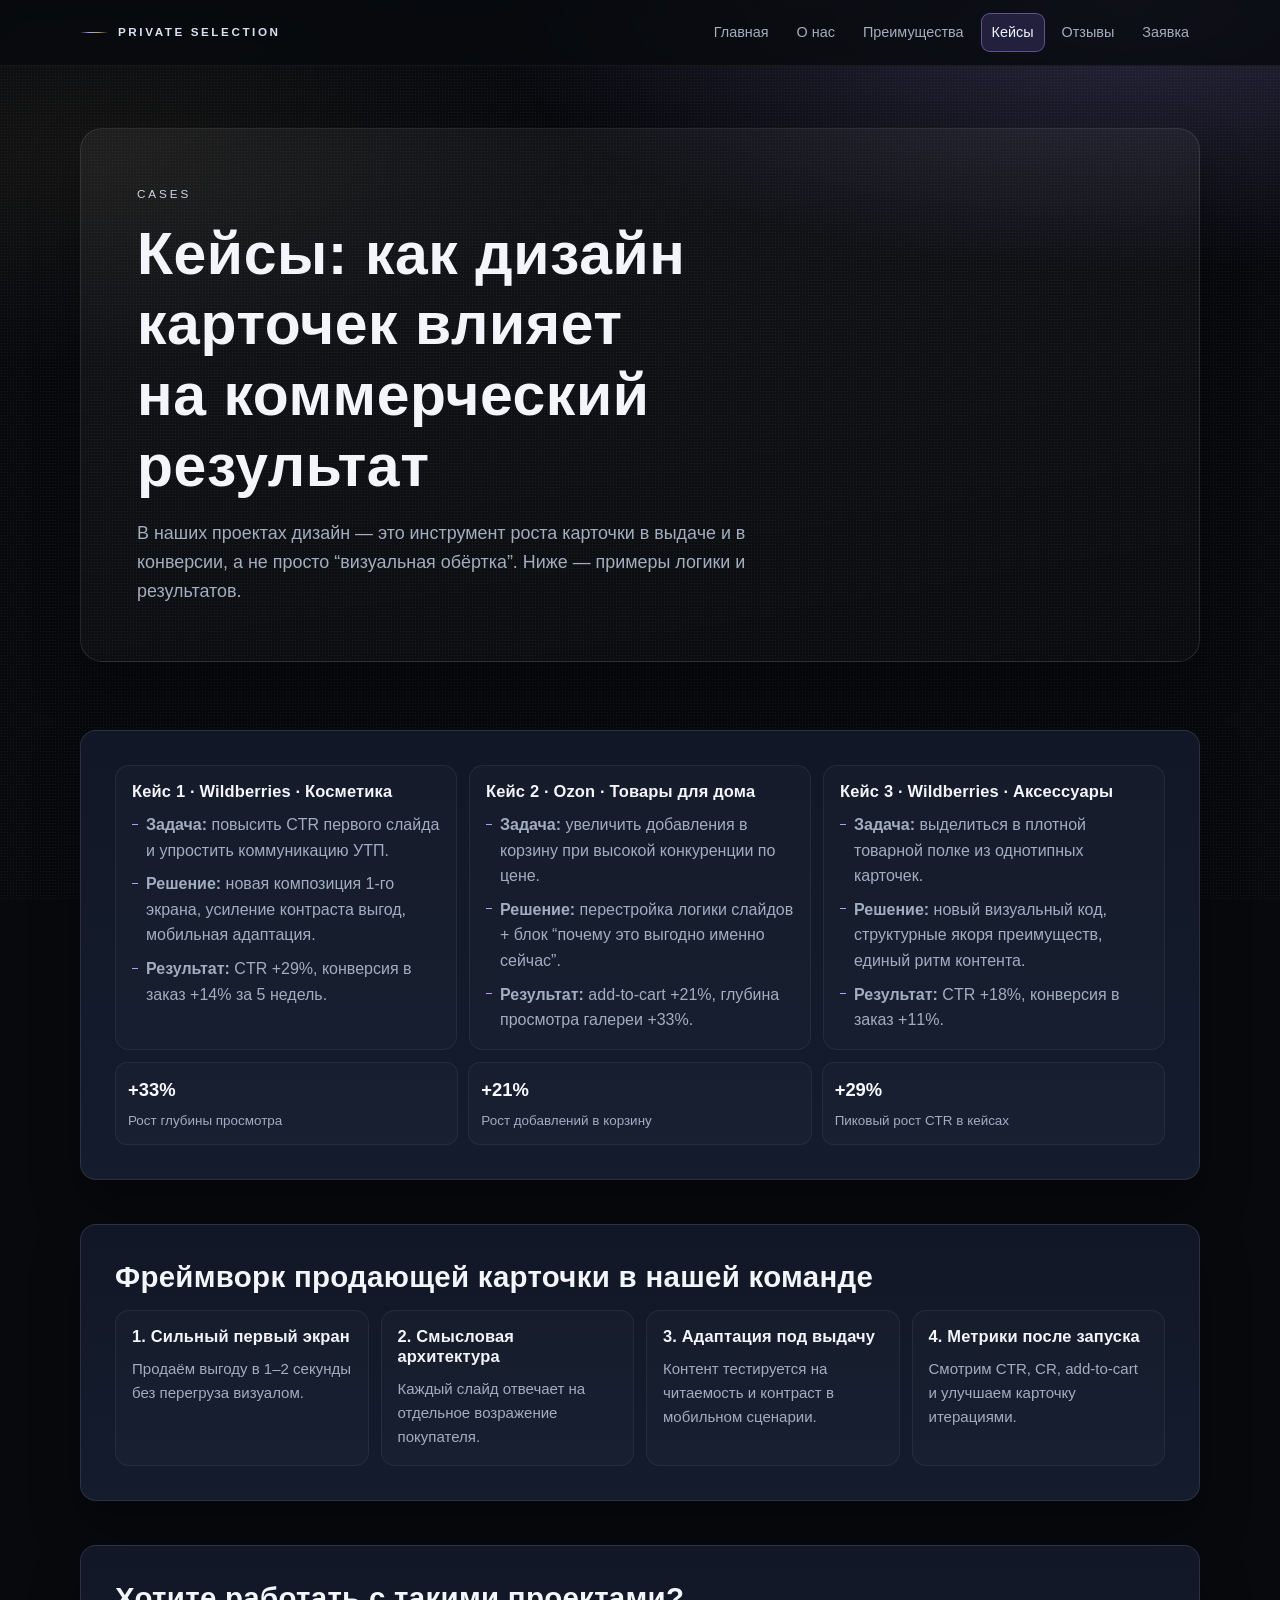
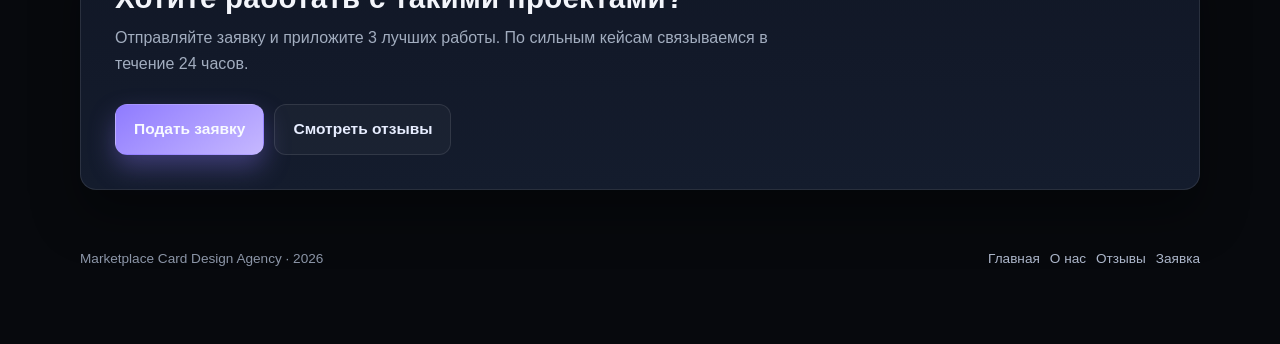
<file: cases.html>
<!DOCTYPE html>
<html lang="ru">
<head>
  <meta charset="UTF-8" />
  <meta name="viewport" content="width=device-width, initial-scale=1.0" />
  <title>Кейсы карточек Wildberries и Ozon — задачи, решения, результат</title>
  <meta
    name="description"
    content="Реальные кейсы дизайна карточек маркетплейсов: что было сделано и как это повлияло на CTR, конверсию и add-to-cart."
  />
  <meta
    name="keywords"
    content="кейсы карточек wildberries, кейсы ozon карточки, продающие карточки товаров примеры, ctr карточки wb"
  />
  <meta name="robots" content="index,follow,max-snippet:-1,max-image-preview:large,max-video-preview:-1" />
  <link rel="canonical" href="https://karenavedikyan.github.io/sergey1/cases.html" />

  <meta property="og:type" content="website" />
  <meta property="og:locale" content="ru_RU" />
  <meta property="og:title" content="Кейсы карточек Wildberries и Ozon — задачи, решения, результат" />
  <meta
    property="og:description"
    content="Показываем, как дизайн карточек влияет на продажи: структура, визуальные решения и измеримые итоги."
  />
  <meta property="og:url" content="https://karenavedikyan.github.io/sergey1/cases.html" />
  <meta property="og:image" content="https://karenavedikyan.github.io/sergey1/assets/og-cover.svg" />

  <meta name="twitter:card" content="summary_large_image" />
  <meta name="twitter:title" content="Кейсы карточек Wildberries и Ozon — задачи, решения, результат" />
  <meta
    name="twitter:description"
    content="Примеры карточек WB/Ozon с фокусом на CTR, конверсию и коммерческий эффект."
  />
  <meta name="twitter:image" content="https://karenavedikyan.github.io/sergey1/assets/og-cover.svg" />

  <link rel="stylesheet" href="assets/styles.css" />
  <script type="application/ld+json">
    {
      "@context": "https://schema.org",
      "@type": "Organization",
      "name": "Marketplace Card Design Agency",
      "url": "https://karenavedikyan.github.io/sergey1/",
      "telephone": "+7 918 636 00 11"
    }
  </script>
</head>
<body>
  <a class="skip-link" href="#content">Перейти к контенту</a>
  <div class="site">
    <header class="site-header">
      <div class="container">
        <a class="brand" href="index.html">Private Selection</a>
        <nav class="nav" aria-label="Основная навигация">
          <a class="nav-link" href="index.html">Главная</a>
          <a class="nav-link" href="about.html">О нас</a>
          <a class="nav-link" href="advantages.html">Преимущества</a>
          <a class="nav-link active" href="cases.html">Кейсы</a>
          <a class="nav-link" href="reviews.html">Отзывы</a>
          <a class="nav-link" href="apply.html">Заявка</a>
        </nav>
      </div>
    </header>

    <main id="content">
      <section class="hero hero-compact">
        <div class="container">
          <div class="hero-shell" data-reveal>
            <p class="kicker">Cases</p>
            <h1>Кейсы: как дизайн карточек влияет на коммерческий результат</h1>
            <p class="lead">
              В наших проектах дизайн — это инструмент роста карточки в выдаче и в конверсии, а не просто “визуальная
              обёртка”. Ниже — примеры логики и результатов.
            </p>
          </div>
        </div>
      </section>

      <section class="section">
        <div class="container">
          <div class="section-shell" data-reveal>
            <div class="grid-3">
              <article class="card">
                <h3>Кейс 1 · Wildberries · Косметика</h3>
                <ul class="list">
                  <li><strong>Задача:</strong> повысить CTR первого слайда и упростить коммуникацию УТП.</li>
                  <li><strong>Решение:</strong> новая композиция 1-го экрана, усиление контраста выгод, мобильная адаптация.</li>
                  <li><strong>Результат:</strong> CTR +29%, конверсия в заказ +14% за 5 недель.</li>
                </ul>
              </article>
              <article class="card">
                <h3>Кейс 2 · Ozon · Товары для дома</h3>
                <ul class="list">
                  <li><strong>Задача:</strong> увеличить добавления в корзину при высокой конкуренции по цене.</li>
                  <li><strong>Решение:</strong> перестройка логики слайдов + блок “почему это выгодно именно сейчас”.</li>
                  <li><strong>Результат:</strong> add-to-cart +21%, глубина просмотра галереи +33%.</li>
                </ul>
              </article>
              <article class="card">
                <h3>Кейс 3 · Wildberries · Аксессуары</h3>
                <ul class="list">
                  <li><strong>Задача:</strong> выделиться в плотной товарной полке из однотипных карточек.</li>
                  <li><strong>Решение:</strong> новый визуальный код, структурные якоря преимуществ, единый ритм контента.</li>
                  <li><strong>Результат:</strong> CTR +18%, конверсия в заказ +11%.</li>
                </ul>
              </article>
            </div>
            <div class="kpi">
              <div class="kpi-item"><strong>+33%</strong><span>Рост глубины просмотра</span></div>
              <div class="kpi-item"><strong>+21%</strong><span>Рост добавлений в корзину</span></div>
              <div class="kpi-item"><strong>+29%</strong><span>Пиковый рост CTR в кейсах</span></div>
            </div>
          </div>
        </div>
      </section>

      <section class="section">
        <div class="container">
          <div class="section-shell" data-reveal>
            <div class="section-head">
              <h2 class="section-title">Фреймворк продающей карточки в нашей команде</h2>
            </div>
            <div class="grid-4">
              <article class="card">
                <h3>1. Сильный первый экран</h3>
                <p>Продаём выгоду в 1–2 секунды без перегруза визуалом.</p>
              </article>
              <article class="card">
                <h3>2. Смысловая архитектура</h3>
                <p>Каждый слайд отвечает на отдельное возражение покупателя.</p>
              </article>
              <article class="card">
                <h3>3. Адаптация под выдачу</h3>
                <p>Контент тестируется на читаемость и контраст в мобильном сценарии.</p>
              </article>
              <article class="card">
                <h3>4. Метрики после запуска</h3>
                <p>Смотрим CTR, CR, add-to-cart и улучшаем карточку итерациями.</p>
              </article>
            </div>
          </div>
        </div>
      </section>

      <section class="section">
        <div class="container">
          <div class="section-shell" data-reveal>
            <div class="section-head">
              <h2 class="section-title">Хотите работать с такими проектами?</h2>
              <p class="section-copy">
                Отправляйте заявку и приложите 3 лучших работы. По сильным кейсам связываемся в течение 24 часов.
              </p>
            </div>
            <div class="hero-actions">
              <a class="btn btn-primary" href="apply.html">Подать заявку</a>
              <a class="btn btn-ghost" href="reviews.html">Смотреть отзывы</a>
            </div>
          </div>
        </div>
      </section>
    </main>

    <footer class="footer">
      <div class="container footer-grid">
        <span>Marketplace Card Design Agency · <span class="js-year">2026</span></span>
        <nav class="footer-links" aria-label="Дополнительная навигация">
          <a href="index.html">Главная</a>
          <a href="about.html">О нас</a>
          <a href="reviews.html">Отзывы</a>
          <a href="apply.html">Заявка</a>
        </nav>
      </div>
    </footer>

    <div class="mobile-cta">
      <a class="btn btn-primary" href="apply.html">Подать заявку в команду</a>
    </div>
  </div>

  <script src="assets/site.js"></script>
</body>
</html>
</file>
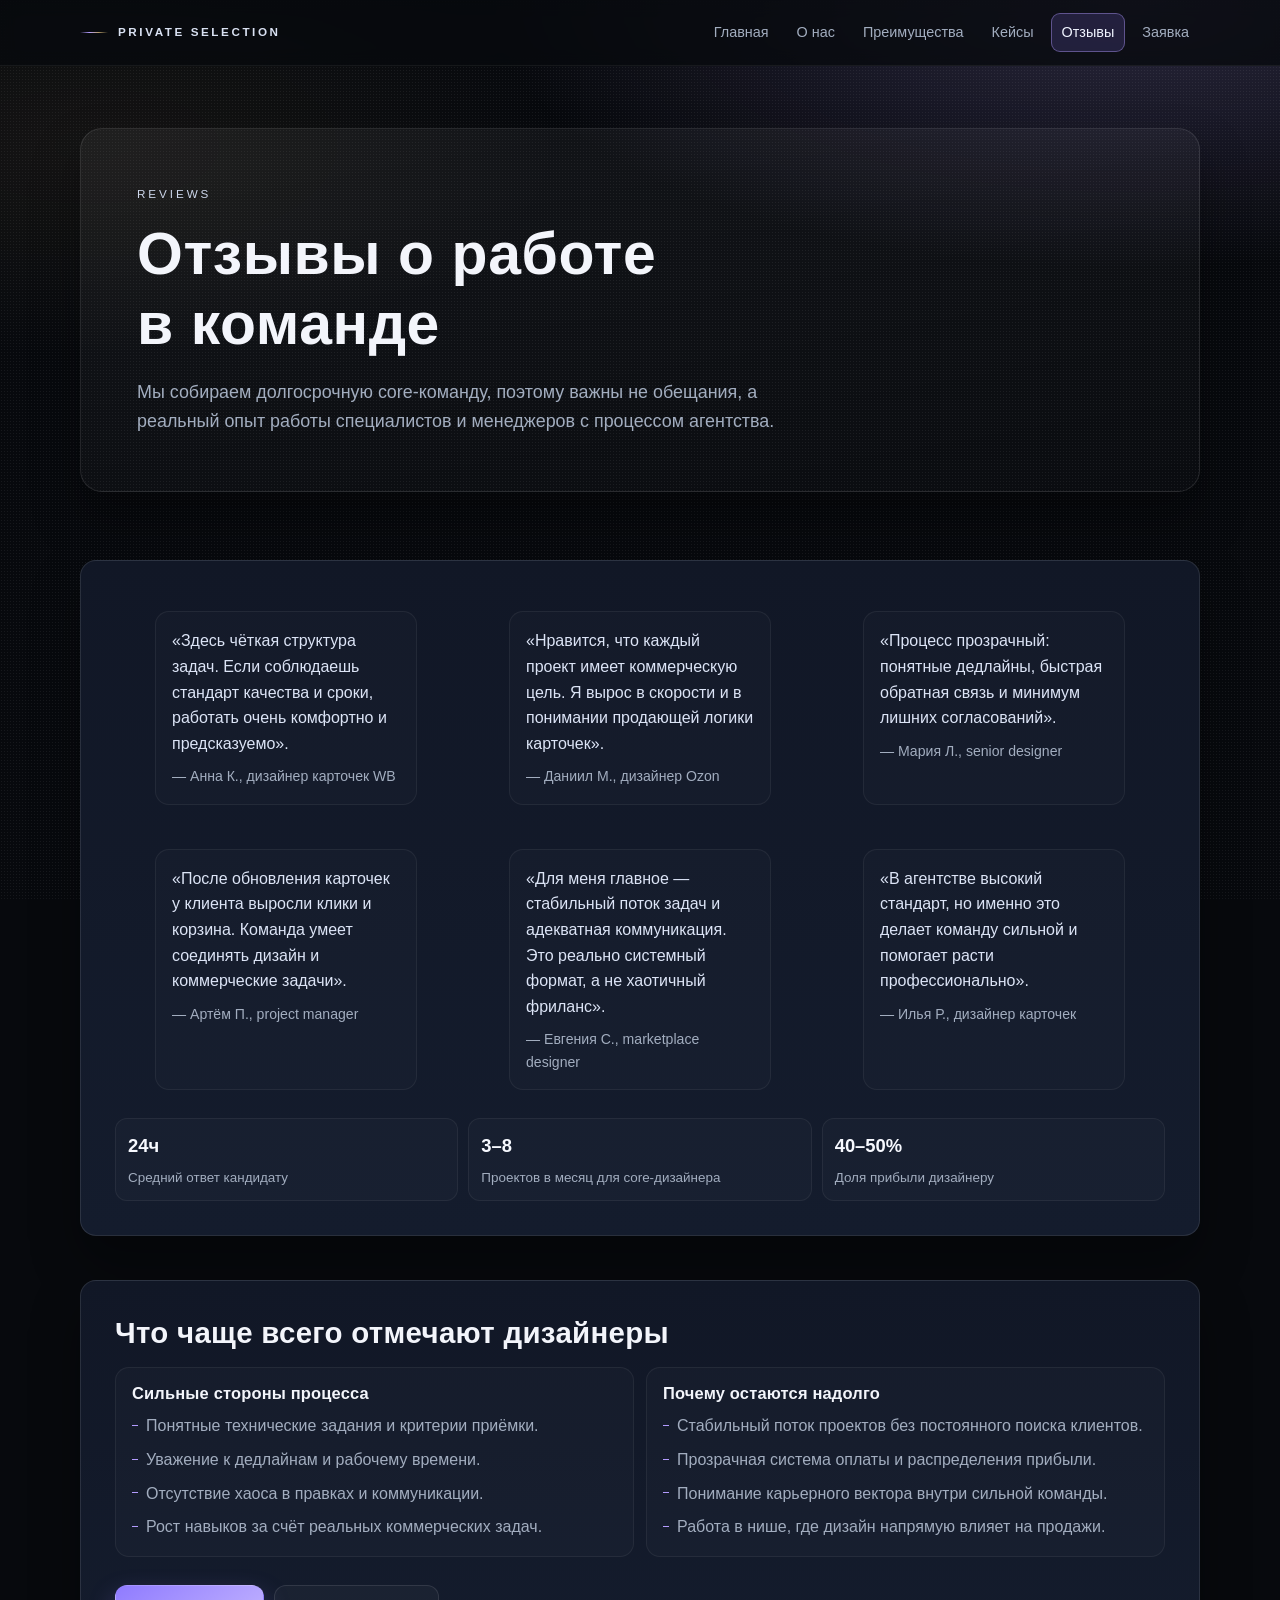
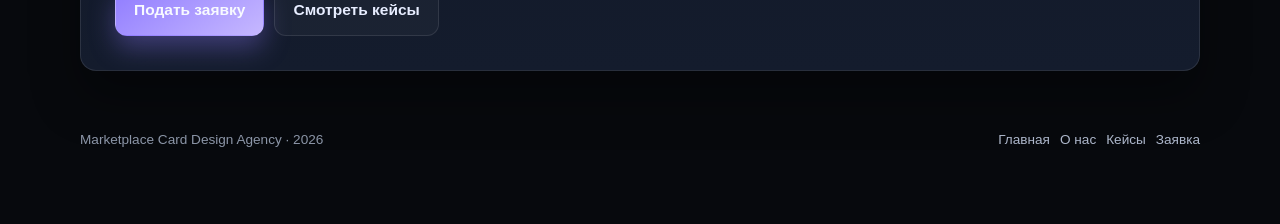
<file: reviews.html>
<!DOCTYPE html>
<html lang="ru">
<head>
  <meta charset="UTF-8" />
  <meta name="viewport" content="width=device-width, initial-scale=1.0" />
  <title>Отзывы дизайнеров и клиентов о работе с агентством</title>
  <meta
    name="description"
    content="Отзывы о работе в команде дизайнеров карточек маркетплейсов: процесс, коммуникация, стабильность и результат."
  />
  <meta
    name="keywords"
    content="отзывы дизайнер карточек wildberries, работа в агентстве отзывы, команда дизайнеров карточек отзывы"
  />
  <meta name="robots" content="index,follow,max-snippet:-1,max-image-preview:large,max-video-preview:-1" />
  <link rel="canonical" href="https://karenavedikyan.github.io/sergey1/reviews.html" />

  <meta property="og:type" content="website" />
  <meta property="og:locale" content="ru_RU" />
  <meta property="og:title" content="Отзывы дизайнеров и клиентов о работе с агентством" />
  <meta
    property="og:description"
    content="Реальный опыт работы в системной команде: прозрачные процессы, понятные ТЗ и сильный профессиональный рост."
  />
  <meta property="og:url" content="https://karenavedikyan.github.io/sergey1/reviews.html" />
  <meta property="og:image" content="https://karenavedikyan.github.io/sergey1/assets/og-cover.svg" />

  <meta name="twitter:card" content="summary_large_image" />
  <meta name="twitter:title" content="Отзывы дизайнеров и клиентов о работе с агентством" />
  <meta
    name="twitter:description"
    content="Что говорят о команде дизайнеры и project-менеджеры: системная работа и фокус на результат."
  />
  <meta name="twitter:image" content="https://karenavedikyan.github.io/sergey1/assets/og-cover.svg" />

  <link rel="stylesheet" href="assets/styles.css" />
  <script type="application/ld+json">
    {
      "@context": "https://schema.org",
      "@type": "Organization",
      "name": "Marketplace Card Design Agency",
      "url": "https://karenavedikyan.github.io/sergey1/",
      "telephone": "+7 918 636 00 11"
    }
  </script>
</head>
<body>
  <a class="skip-link" href="#content">Перейти к контенту</a>
  <div class="site">
    <header class="site-header">
      <div class="container">
        <a class="brand" href="index.html">Private Selection</a>
        <nav class="nav" aria-label="Основная навигация">
          <a class="nav-link" href="index.html">Главная</a>
          <a class="nav-link" href="about.html">О нас</a>
          <a class="nav-link" href="advantages.html">Преимущества</a>
          <a class="nav-link" href="cases.html">Кейсы</a>
          <a class="nav-link active" href="reviews.html">Отзывы</a>
          <a class="nav-link" href="apply.html">Заявка</a>
        </nav>
      </div>
    </header>

    <main id="content">
      <section class="hero hero-compact">
        <div class="container">
          <div class="hero-shell" data-reveal>
            <p class="kicker">Reviews</p>
            <h1>Отзывы о работе в команде</h1>
            <p class="lead">
              Мы собираем долгосрочную core-команду, поэтому важны не обещания, а реальный опыт работы специалистов и
              менеджеров с процессом агентства.
            </p>
          </div>
        </div>
      </section>

      <section class="section">
        <div class="container">
          <div class="section-shell" data-reveal>
            <div class="grid-3">
              <figure class="quote">
                <p>
                  «Здесь чёткая структура задач. Если соблюдаешь стандарт качества и сроки, работать очень комфортно и
                  предсказуемо».
                </p>
                <cite>— Анна К., дизайнер карточек WB</cite>
              </figure>
              <figure class="quote">
                <p>
                  «Нравится, что каждый проект имеет коммерческую цель. Я вырос в скорости и в понимании продающей
                  логики карточек».
                </p>
                <cite>— Даниил М., дизайнер Ozon</cite>
              </figure>
              <figure class="quote">
                <p>
                  «Процесс прозрачный: понятные дедлайны, быстрая обратная связь и минимум лишних согласований».
                </p>
                <cite>— Мария Л., senior designer</cite>
              </figure>
              <figure class="quote">
                <p>
                  «После обновления карточек у клиента выросли клики и корзина. Команда умеет соединять дизайн и
                  коммерческие задачи».
                </p>
                <cite>— Артём П., project manager</cite>
              </figure>
              <figure class="quote">
                <p>
                  «Для меня главное — стабильный поток задач и адекватная коммуникация. Это реально системный формат, а
                  не хаотичный фриланс».
                </p>
                <cite>— Евгения С., marketplace designer</cite>
              </figure>
              <figure class="quote">
                <p>
                  «В агентстве высокий стандарт, но именно это делает команду сильной и помогает расти профессионально».
                </p>
                <cite>— Илья Р., дизайнер карточек</cite>
              </figure>
            </div>
            <div class="kpi">
              <div class="kpi-item"><strong>24ч</strong><span>Средний ответ кандидату</span></div>
              <div class="kpi-item"><strong>3–8</strong><span>Проектов в месяц для core-дизайнера</span></div>
              <div class="kpi-item"><strong>40–50%</strong><span>Доля прибыли дизайнеру</span></div>
            </div>
          </div>
        </div>
      </section>

      <section class="section">
        <div class="container">
          <div class="section-shell" data-reveal>
            <div class="section-head">
              <h2 class="section-title">Что чаще всего отмечают дизайнеры</h2>
            </div>
            <div class="grid-2">
              <article class="card">
                <h3>Сильные стороны процесса</h3>
                <ul class="list">
                  <li>Понятные технические задания и критерии приёмки.</li>
                  <li>Уважение к дедлайнам и рабочему времени.</li>
                  <li>Отсутствие хаоса в правках и коммуникации.</li>
                  <li>Рост навыков за счёт реальных коммерческих задач.</li>
                </ul>
              </article>
              <article class="card">
                <h3>Почему остаются надолго</h3>
                <ul class="list">
                  <li>Стабильный поток проектов без постоянного поиска клиентов.</li>
                  <li>Прозрачная система оплаты и распределения прибыли.</li>
                  <li>Понимание карьерного вектора внутри сильной команды.</li>
                  <li>Работа в нише, где дизайн напрямую влияет на продажи.</li>
                </ul>
              </article>
            </div>
            <div class="hero-actions">
              <a class="btn btn-primary" href="apply.html">Подать заявку</a>
              <a class="btn btn-ghost" href="cases.html">Смотреть кейсы</a>
            </div>
          </div>
        </div>
      </section>
    </main>

    <footer class="footer">
      <div class="container footer-grid">
        <span>Marketplace Card Design Agency · <span class="js-year">2026</span></span>
        <nav class="footer-links" aria-label="Дополнительная навигация">
          <a href="index.html">Главная</a>
          <a href="about.html">О нас</a>
          <a href="cases.html">Кейсы</a>
          <a href="apply.html">Заявка</a>
        </nav>
      </div>
    </footer>

    <div class="mobile-cta">
      <a class="btn btn-primary" href="apply.html">Подать заявку в команду</a>
    </div>
  </div>

  <script src="assets/site.js"></script>
</body>
</html>
</file>
<file: assets/styles.css>
:root {
  --bg: #07090d;
  --bg-alt: #0c1017;
  --surface: #111726;
  --surface-2: #141c2d;
  --text: #f3f5fb;
  --muted: #a2adbf;
  --line: rgba(255, 255, 255, 0.1);
  --line-soft: rgba(255, 255, 255, 0.06);
  --accent: #8f7bff;
  --accent-soft: #c6b8ff;
  --accent-line: #b39cff;
  --premium: #b39a67;
  --ok: #8ce0b4;
  --danger: #ff98a5;
  --radius: 16px;
  --shadow: 0 26px 48px rgba(0, 0, 0, 0.34);
  --container: min(1120px, 92%);
}

*,
*::before,
*::after {
  box-sizing: border-box;
}

html,
body {
  margin: 0;
  padding: 0;
  color: var(--text);
  background:
    radial-gradient(1000px 420px at 88% 0%, rgba(179, 156, 255, 0.2), transparent 64%),
    radial-gradient(760px 340px at 7% 8%, rgba(179, 154, 103, 0.08), transparent 62%),
    var(--bg);
  font-family: "Inter", "Segoe UI", -apple-system, BlinkMacSystemFont, "Helvetica Neue", Arial, sans-serif;
  line-height: 1.6;
  scroll-behavior: smooth;
}

body::before {
  content: "";
  position: fixed;
  inset: 0;
  pointer-events: none;
  opacity: 0.1;
  background-image: radial-gradient(rgba(255, 255, 255, 0.62) 0.3px, transparent 0.3px);
  background-size: 3px 3px;
  z-index: 0;
}

.site {
  position: relative;
  z-index: 1;
}

a {
  color: inherit;
  text-decoration: none;
}

.container {
  width: var(--container);
  margin: 0 auto;
}

.skip-link {
  position: absolute;
  left: -9999px;
  top: auto;
}

.skip-link:focus {
  left: 12px;
  top: 12px;
  padding: 8px 10px;
  background: #fff;
  color: #000;
  border-radius: 8px;
  z-index: 100;
}

.site-header {
  position: sticky;
  top: 0;
  z-index: 40;
  backdrop-filter: blur(8px);
  background: rgba(7, 9, 13, 0.78);
  border-bottom: 1px solid var(--line-soft);
}

.site-header .container {
  display: flex;
  align-items: center;
  justify-content: space-between;
  gap: 14px;
  padding: 13px 0;
}

.brand {
  display: inline-flex;
  align-items: center;
  gap: 10px;
  font-size: 0.73rem;
  font-weight: 600;
  text-transform: uppercase;
  letter-spacing: 0.22em;
  color: #d9e1f2;
}

.brand::before {
  content: "";
  width: 28px;
  height: 1px;
  background: linear-gradient(
    to right,
    transparent,
    var(--accent-line),
    var(--premium),
    transparent
  );
}

.nav {
  display: flex;
  align-items: center;
  gap: 6px;
  flex-wrap: wrap;
}

.nav-link {
  color: var(--muted);
  font-size: 0.9rem;
  padding: 7px 10px;
  border: 1px solid transparent;
  border-radius: 9px;
  transition: color 0.2s ease, background-color 0.2s ease, border-color 0.2s ease;
}

.nav-link:hover,
.nav-link:focus-visible {
  color: #edf2ff;
  background: rgba(255, 255, 255, 0.04);
  border-color: var(--line-soft);
}

.nav-link.active {
  color: #f0f4ff;
  background: rgba(143, 123, 255, 0.17);
  border-color: rgba(179, 156, 255, 0.42);
}

.btn {
  display: inline-flex;
  align-items: center;
  justify-content: center;
  gap: 8px;
  border: 1px solid transparent;
  border-radius: 12px;
  padding: 12px 18px;
  font-size: 0.97rem;
  font-weight: 600;
  cursor: pointer;
  transition: transform 0.2s ease, box-shadow 0.2s ease, background-color 0.2s ease;
}

.btn-primary {
  color: #f8faff;
  background: linear-gradient(145deg, var(--accent), var(--accent-soft));
  box-shadow: 0 12px 26px rgba(143, 123, 255, 0.34);
}

.btn-primary:hover,
.btn-primary:focus-visible {
  transform: translateY(-1px);
  box-shadow: 0 16px 30px rgba(143, 123, 255, 0.42);
}

.btn-ghost {
  color: #e7edff;
  background: rgba(255, 255, 255, 0.03);
  border-color: var(--line);
}

.btn-ghost:hover,
.btn-ghost:focus-visible {
  background: rgba(255, 255, 255, 0.08);
}

.hero {
  padding: 78px 0 60px;
}

.hero-compact {
  padding: 62px 0 48px;
}

.hero-shell {
  border: 1px solid var(--line);
  border-radius: calc(var(--radius) + 6px);
  background: linear-gradient(170deg, rgba(255, 255, 255, 0.05), rgba(255, 255, 255, 0.015));
  box-shadow: var(--shadow);
  padding: clamp(26px, 4.5vw, 56px);
}

.hero-grid {
  display: grid;
  grid-template-columns: 1.08fr 0.92fr;
  gap: 20px;
  align-items: center;
}

.kicker {
  margin: 0;
  font-size: 0.73rem;
  color: #cdd7eb;
  text-transform: uppercase;
  letter-spacing: 0.25em;
}

h1,
h2,
h3 {
  margin: 0;
  line-height: 1.2;
  letter-spacing: 0.01em;
}

h1 {
  margin-top: 15px;
  font-size: clamp(1.95rem, 4.6vw, 3.8rem);
  max-width: 18ch;
  text-wrap: balance;
}

.lead {
  margin: 18px 0 0;
  color: var(--muted);
  font-size: clamp(1rem, 2vw, 1.12rem);
  max-width: 64ch;
}

.hero-actions {
  margin-top: 28px;
  display: flex;
  flex-wrap: wrap;
  align-items: center;
  gap: 10px;
}

.hero-note {
  margin: 10px 0 0;
  font-size: 0.88rem;
  color: #c6d0e3;
}

.stat-grid {
  display: grid;
  gap: 10px;
}

.stat-card {
  border: 1px solid var(--line-soft);
  border-radius: 13px;
  background: rgba(255, 255, 255, 0.02);
  padding: 14px;
}

.stat-label {
  margin: 0;
  color: var(--muted);
  font-size: 0.82rem;
}

.stat-value {
  margin: 8px 0 0;
  color: #f5f8ff;
  font-size: clamp(1.05rem, 2.3vw, 1.42rem);
  font-weight: 650;
}

.section {
  padding: 20px 0 24px;
}

.section-shell {
  border: 1px solid var(--line);
  border-radius: var(--radius);
  background: linear-gradient(180deg, var(--surface), var(--surface-2));
  padding: clamp(22px, 4vw, 34px);
  box-shadow: var(--shadow);
}

.section-head {
  display: grid;
  gap: 10px;
  margin-bottom: 16px;
}

.section-title {
  font-size: clamp(1.33rem, 2.3vw, 2.05rem);
}

.section-copy {
  margin: 0;
  color: var(--muted);
  max-width: 75ch;
}

.chip-grid {
  display: grid;
  grid-template-columns: repeat(5, minmax(120px, 1fr));
  gap: 10px;
}

.chip {
  border: 1px solid var(--line-soft);
  border-radius: 12px;
  background: rgba(255, 255, 255, 0.018);
  padding: 12px;
  text-align: center;
  font-size: 0.9rem;
  color: #d8e0f2;
  min-height: 68px;
  display: flex;
  align-items: center;
  justify-content: center;
}

.grid-2,
.grid-3,
.grid-4 {
  display: grid;
  gap: 12px;
}

.grid-2 {
  grid-template-columns: 1fr 1fr;
}

.grid-3 {
  grid-template-columns: repeat(3, 1fr);
}

.grid-4 {
  grid-template-columns: repeat(4, 1fr);
}

.card {
  border: 1px solid var(--line-soft);
  border-radius: 14px;
  background: rgba(255, 255, 255, 0.018);
  padding: 16px;
}

.card h3 {
  font-size: 1.03rem;
}

.card p {
  margin: 10px 0 0;
  color: var(--muted);
  font-size: 0.94rem;
}

.list {
  margin: 10px 0 0;
  padding: 0;
  list-style: none;
  display: grid;
  gap: 8px;
  color: var(--muted);
}

.list li {
  padding-left: 14px;
  position: relative;
}

.list li::before {
  content: "";
  position: absolute;
  left: 0;
  top: 0.72em;
  width: 6px;
  height: 1px;
  background: var(--accent-line);
}

.timeline {
  margin: 0;
  padding: 0;
  list-style: none;
  display: grid;
  gap: 10px;
}

.timeline li {
  display: flex;
  align-items: flex-start;
  gap: 10px;
  color: var(--muted);
}

.step {
  flex-shrink: 0;
  width: 24px;
  height: 24px;
  border-radius: 50%;
  border: 1px solid var(--line);
  color: #eef2ff;
  font-size: 0.8rem;
  display: inline-flex;
  align-items: center;
  justify-content: center;
  background: rgba(179, 156, 255, 0.17);
}

.note {
  margin-top: 14px;
  color: #c3cee2;
  font-size: 0.9rem;
}

.kpi {
  margin-top: 12px;
  display: grid;
  grid-template-columns: repeat(3, 1fr);
  gap: 10px;
}

.kpi-item {
  border: 1px solid var(--line-soft);
  border-radius: 12px;
  background: rgba(255, 255, 255, 0.02);
  padding: 12px;
}

.kpi-item strong {
  font-size: 1.15rem;
  color: #f7f9ff;
}

.kpi-item span {
  display: block;
  margin-top: 6px;
  color: var(--muted);
  font-size: 0.84rem;
}

.quote {
  border: 1px solid var(--line-soft);
  border-radius: 14px;
  background: rgba(255, 255, 255, 0.016);
  padding: 16px;
}

.quote p {
  margin: 0;
  color: #dce4f6;
}

.quote cite {
  display: block;
  margin-top: 9px;
  color: var(--muted);
  font-style: normal;
  font-size: 0.88rem;
}

.faq details {
  border: 1px solid var(--line-soft);
  border-radius: 12px;
  background: rgba(255, 255, 255, 0.018);
  padding: 12px 14px;
}

.faq details + details {
  margin-top: 8px;
}

.faq summary {
  cursor: pointer;
  font-weight: 600;
  color: #eaf0ff;
}

.faq p {
  margin: 10px 0 0;
  color: var(--muted);
  font-size: 0.93rem;
}

.contact-row {
  margin-top: 10px;
  display: flex;
  align-items: center;
  flex-wrap: wrap;
  gap: 10px;
}

.phone {
  font-size: clamp(1.15rem, 2.2vw, 1.5rem);
  font-weight: 640;
  letter-spacing: 0.02em;
}

.link-inline {
  border-bottom: 1px solid rgba(255, 255, 255, 0.28);
  color: var(--muted);
}

.link-inline:hover,
.link-inline:focus-visible {
  color: #edf2ff;
  border-color: rgba(179, 156, 255, 0.74);
}

.form-grid {
  display: grid;
  grid-template-columns: 0.92fr 1.08fr;
  gap: 14px;
}

.form-panel,
.contact-panel {
  border: 1px solid var(--line-soft);
  border-radius: 14px;
  background: rgba(255, 255, 255, 0.018);
  padding: 16px;
}

.field {
  display: grid;
  gap: 6px;
  margin-bottom: 11px;
}

label {
  color: var(--muted);
  font-size: 0.89rem;
}

input[type="text"],
input[type="url"],
textarea {
  width: 100%;
  border: 1px solid var(--line);
  border-radius: 11px;
  background: #0a0f19;
  color: #f2f5fc;
  font: inherit;
  padding: 11px 12px;
  outline: none;
  transition: border-color 0.2s ease, box-shadow 0.2s ease;
}

textarea {
  min-height: 98px;
  resize: vertical;
}

input[type="text"]:focus,
input[type="url"]:focus,
textarea:focus {
  border-color: rgba(179, 156, 255, 0.74);
  box-shadow: 0 0 0 4px rgba(179, 156, 255, 0.2);
}

[aria-invalid="true"] {
  border-color: rgba(255, 152, 165, 0.82) !important;
}

.check-row {
  display: flex;
  align-items: flex-start;
  gap: 10px;
  margin-top: 2px;
  color: var(--muted);
  font-size: 0.9rem;
}

.check-row input {
  margin-top: 2px;
  accent-color: var(--accent);
}

.form-status {
  margin: 8px 0 0;
  min-height: 1.3em;
  font-size: 0.9rem;
  color: var(--muted);
}

.form-status.success {
  color: var(--ok);
}

.footer {
  padding: 34px 0 74px;
  color: #8d97a9;
  font-size: 0.85rem;
}

.footer-grid {
  display: flex;
  justify-content: space-between;
  align-items: center;
  gap: 10px;
  flex-wrap: wrap;
}

.footer-links {
  display: flex;
  gap: 10px;
  flex-wrap: wrap;
}

.footer-links a {
  color: #aeb8cc;
}

.footer-links a:hover {
  color: #e6ecff;
}

.table-wrap {
  overflow-x: auto;
}

table.compare {
  width: 100%;
  border-collapse: collapse;
  border: 1px solid var(--line-soft);
  border-radius: 12px;
  overflow: hidden;
  background: rgba(255, 255, 255, 0.01);
}

table.compare th,
table.compare td {
  border-bottom: 1px solid var(--line-soft);
  padding: 11px 12px;
  text-align: left;
  font-size: 0.91rem;
}

table.compare th {
  color: #f0f4ff;
  background: rgba(255, 255, 255, 0.02);
}

table.compare td {
  color: var(--muted);
}

.mobile-cta {
  position: fixed;
  left: 10px;
  right: 10px;
  bottom: 10px;
  z-index: 60;
  display: none;
}

.mobile-cta .btn {
  width: 100%;
  padding: 13px 16px;
}

/* RemCard home-specific visual system */
body.home-remcard {
  --accent: #ff4e4e;
  --accent-soft: #ff7a67;
  --accent-line: #ff6666;
  --premium: #ff9b62;
  background:
    radial-gradient(900px 420px at 86% 0%, rgba(255, 78, 78, 0.24), transparent 62%),
    radial-gradient(620px 300px at 8% 8%, rgba(255, 155, 98, 0.12), transparent 62%),
    #090b0f;
}

body.home-remcard .site-header {
  border-bottom-color: rgba(255, 255, 255, 0.04);
  background: rgba(7, 9, 12, 0.86);
}

body.home-remcard .nav-link.active {
  background: rgba(255, 78, 78, 0.18);
  border-color: rgba(255, 120, 99, 0.44);
}

.remcard-hero {
  padding: 64px 0 42px;
}

.remcard-hero-grid {
  display: grid;
  grid-template-columns: 1.1fr 0.9fr;
  gap: 18px;
  align-items: stretch;
}

body.home-remcard .hero-shell {
  border-color: rgba(255, 255, 255, 0.04);
  background: linear-gradient(170deg, rgba(255, 255, 255, 0.03), rgba(255, 255, 255, 0.008));
  box-shadow: 0 18px 38px rgba(0, 0, 0, 0.32);
}

body.home-remcard h1 {
  max-width: 14ch;
  font-size: clamp(2.2rem, 5.8vw, 4.4rem);
  letter-spacing: 0;
}

body.home-remcard .lead {
  max-width: 52ch;
}

.navigator-preview {
  border-radius: 14px;
  padding: 14px;
  background: rgba(11, 15, 22, 0.82);
}

.nav-preview-head {
  display: flex;
  justify-content: space-between;
  gap: 10px;
  align-items: baseline;
  margin-bottom: 10px;
}

.nav-preview-head strong {
  font-size: 1.02rem;
}

.nav-preview-head span {
  font-size: 0.84rem;
  color: var(--muted);
}

.route-list {
  list-style: none;
  margin: 0;
  padding: 0;
  display: grid;
  gap: 7px;
}

.route-list li {
  display: flex;
  align-items: center;
  gap: 10px;
  color: #c8d2e5;
  font-size: 0.9rem;
  padding: 8px 10px;
  border-radius: 10px;
  background: rgba(255, 255, 255, 0.02);
}

.route-list li span:first-child {
  width: 22px;
  height: 22px;
  border-radius: 50%;
  flex-shrink: 0;
  display: inline-flex;
  align-items: center;
  justify-content: center;
  border: 1px solid rgba(255, 255, 255, 0.15);
  font-size: 0.8rem;
}

.route-list li.done span:first-child {
  border-color: rgba(255, 78, 78, 0.45);
  background: rgba(255, 78, 78, 0.2);
}

.route-list li.current {
  background: rgba(255, 78, 78, 0.16);
  color: #f8dde0;
}

.route-list li.current span:first-child {
  border-color: rgba(255, 118, 109, 0.8);
  background: rgba(255, 118, 109, 0.28);
}

.route-btn {
  width: 100%;
  margin-top: 10px;
}

.remcard-section {
  padding-top: 14px;
}

body.home-remcard .remcard-section .section-shell {
  background: rgba(17, 23, 34, 0.78);
  border: 1px solid rgba(255, 255, 255, 0.04);
  box-shadow: 0 14px 30px rgba(0, 0, 0, 0.25);
}

.remcard-mini-grid,
.remcard-preview-grid {
  gap: 10px;
}

.remcard-mini-card {
  border: 0;
  background: rgba(255, 255, 255, 0.02);
}

.remcard-final {
  padding-bottom: 32px;
}

[data-reveal] {
  opacity: 0;
  transform: translateY(16px);
  transition: opacity 0.55s ease, transform 0.55s ease;
}

[data-reveal].is-visible {
  opacity: 1;
  transform: translateY(0);
}

@media (max-width: 1040px) {
  .chip-grid {
    grid-template-columns: repeat(3, minmax(120px, 1fr));
  }

  .grid-4 {
    grid-template-columns: repeat(2, 1fr);
  }
}

@media (max-width: 920px) {
  .hero-grid,
  .remcard-hero-grid,
  .form-grid,
  .grid-3,
  .grid-2,
  .kpi {
    grid-template-columns: 1fr;
  }

  .hero {
    padding-top: 56px;
  }

  h1 {
    max-width: none;
  }
}

@media (max-width: 680px) {
  .nav {
    gap: 3px;
  }

  .nav-link {
    font-size: 0.82rem;
    padding: 6px 8px;
  }

  .chip-grid {
    grid-template-columns: 1fr;
  }

  .footer {
    padding-bottom: 92px;
  }

  .mobile-cta {
    display: block;
  }

  body.home-remcard h1 {
    font-size: clamp(1.9rem, 9vw, 2.7rem);
  }
}
</file>
